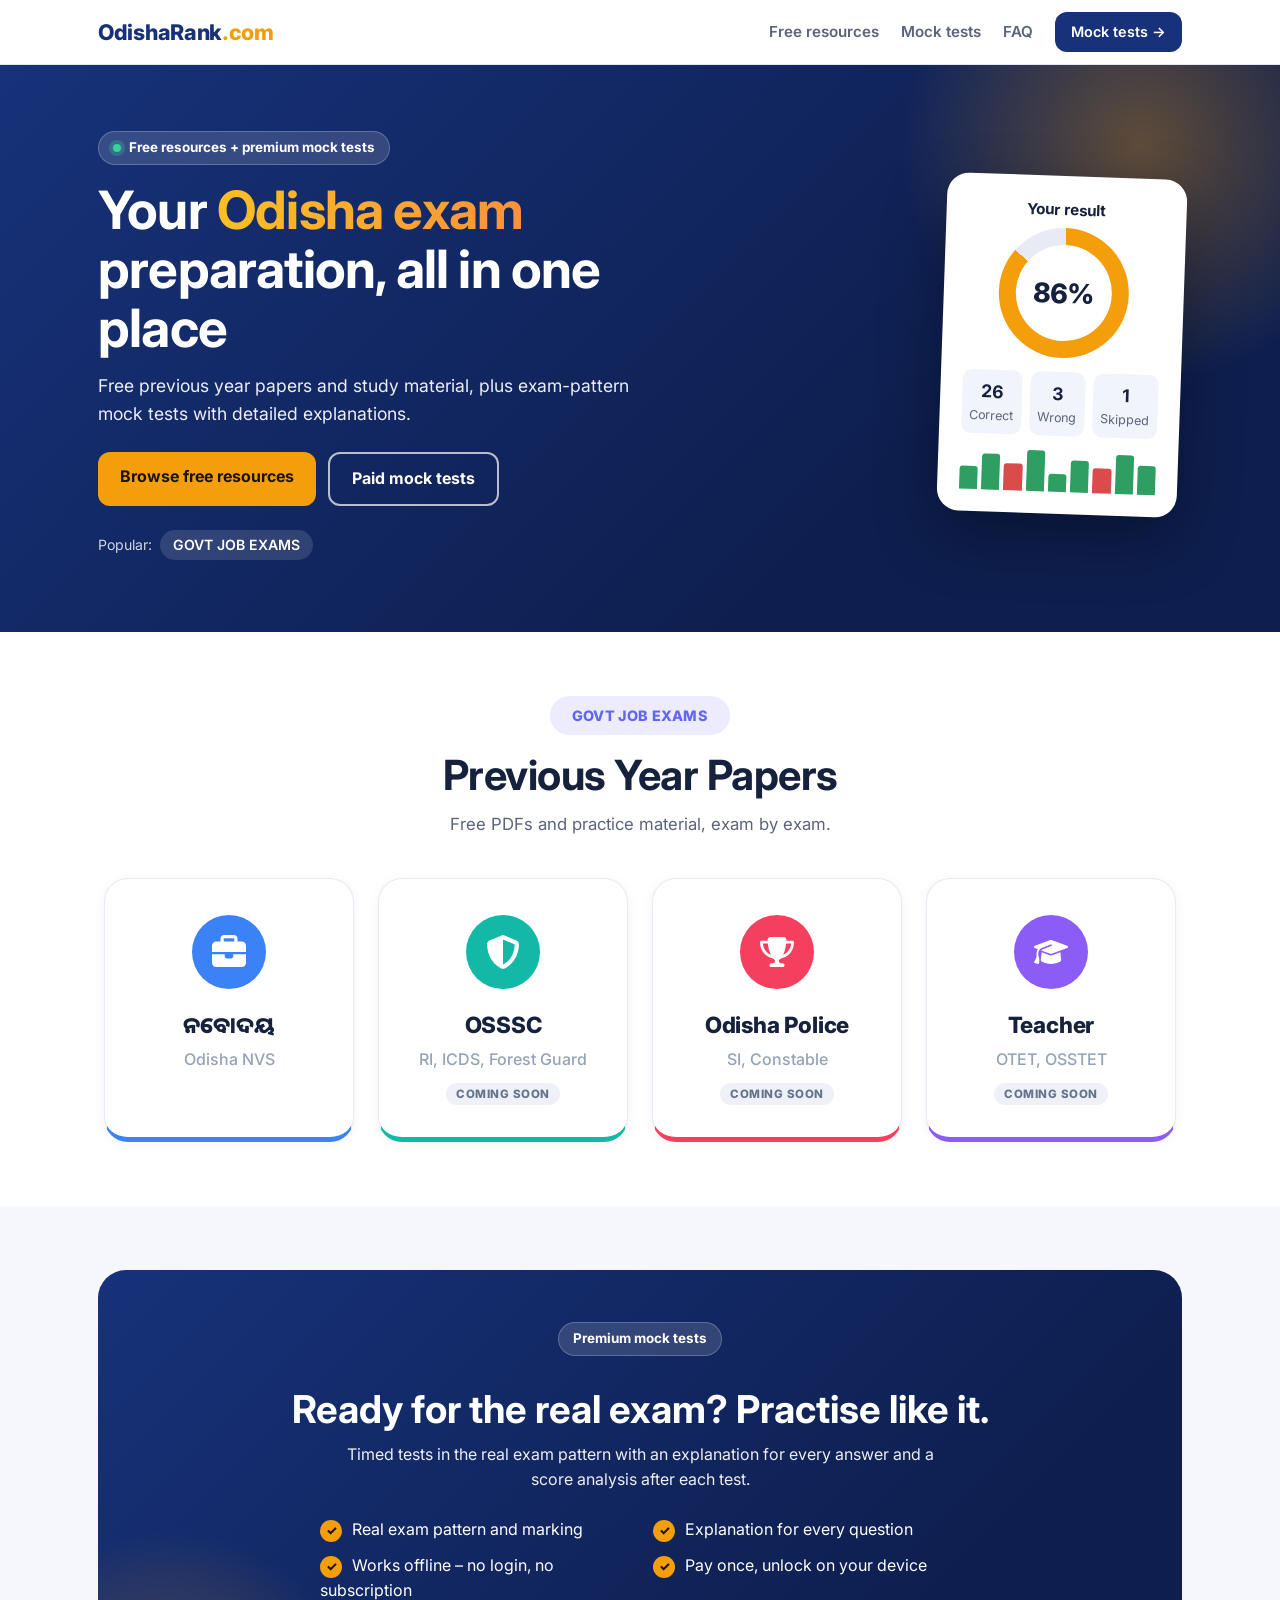
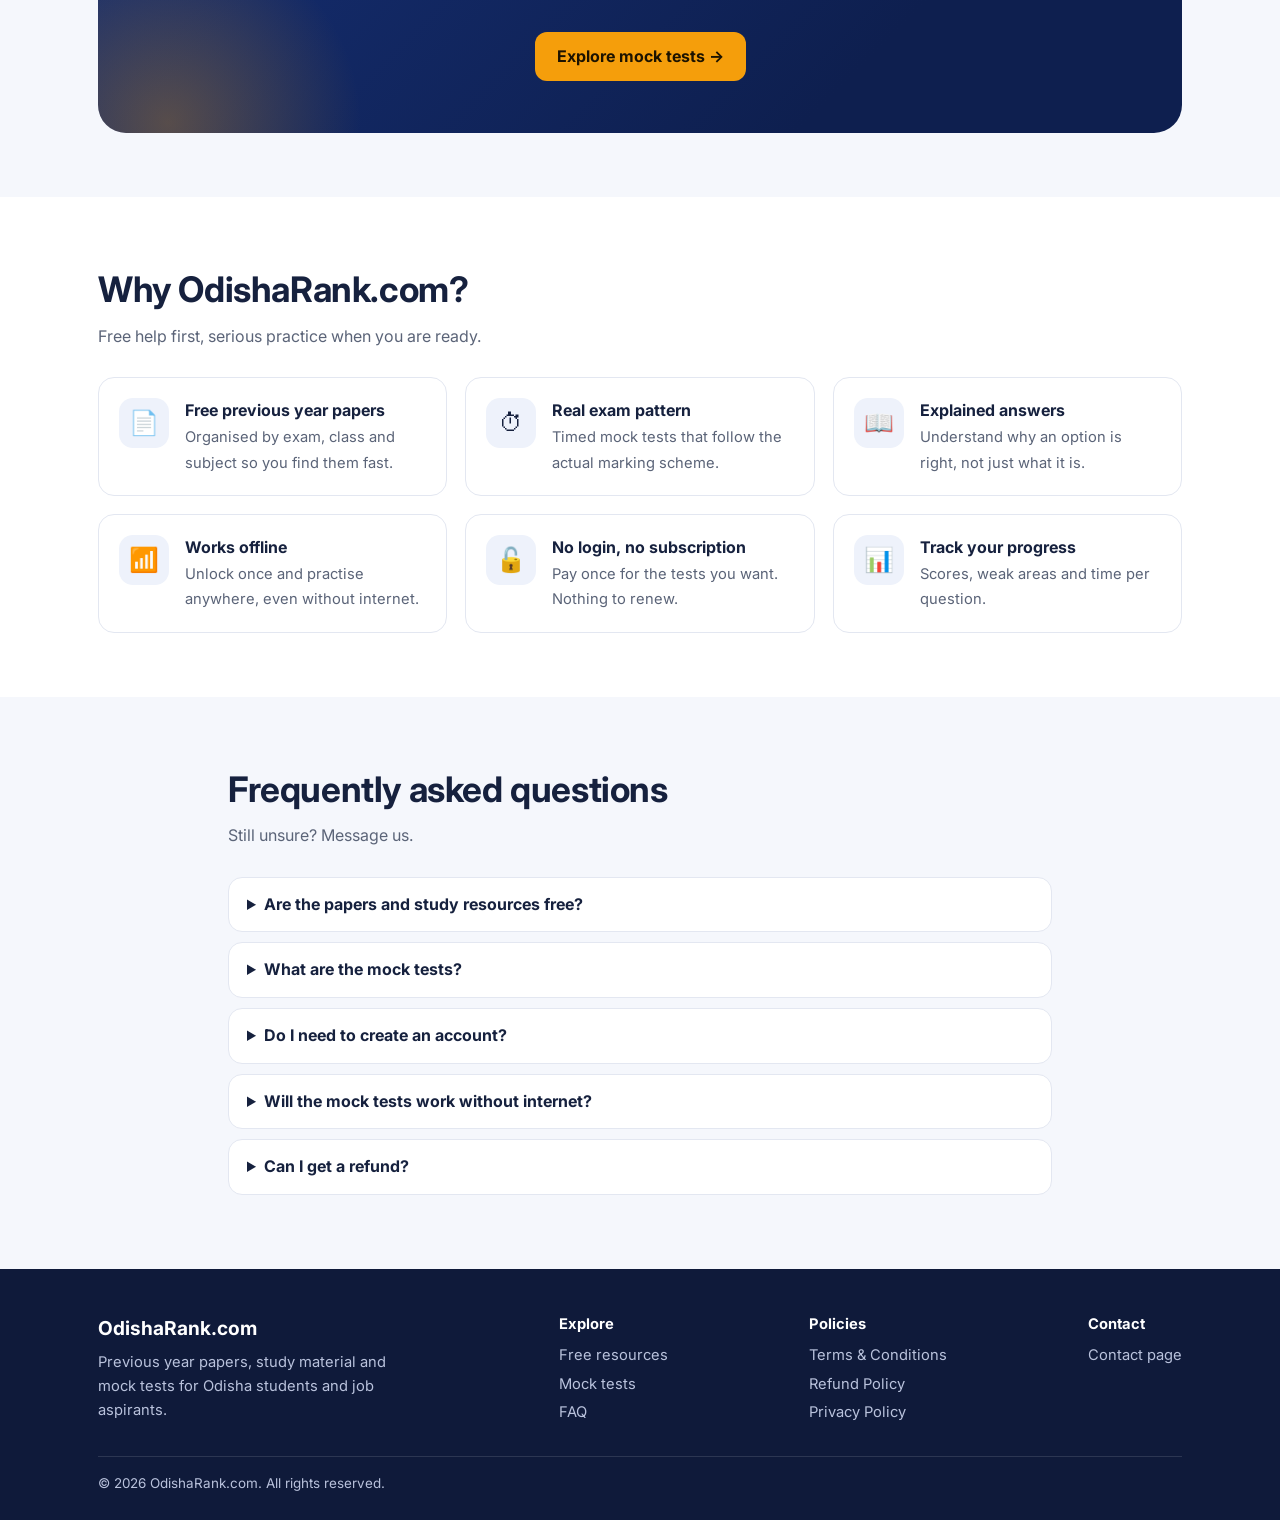
<file: index.html>
<!DOCTYPE html>
<html lang="en"><head><meta charset="utf-8"><meta name="viewport" content="width=device-width,initial-scale=1">
<title>OdishaRank.com – Previous Year Papers &amp; Mock Tests for Odisha Exams</title>
<meta name="description" content="Free previous year papers and study material for Odisha exams, plus exam-pattern mock tests with detailed explanations.">
<meta property="og:title" content="OdishaRank.com – Previous Year Papers &amp; Mock Tests for Odisha Exams"><meta property="og:description" content="Free previous year papers and study material for Odisha exams, plus exam-pattern mock tests with detailed explanations."><meta property="og:type" content="website"><meta name="theme-color" content="#17327a">
<link rel="preconnect" href="https://fonts.googleapis.com"><link rel="preconnect" href="https://fonts.gstatic.com" crossorigin><link href="https://fonts.googleapis.com/css2?family=Inter:wght@400;500;600;700;800&family=Noto+Sans+Oriya:wght@400;700&family=Noto+Sans+Devanagari:wght@400;700&display=swap" rel="stylesheet">
<style>
:root{--p:#17327a;--a:#f59e0b;--ink:#16213e;--mut:#5b6478;--bg:#f5f7fc;--line:#e3e7f1}
*{box-sizing:border-box}html{scroll-behavior:smooth}[hidden]{display:none!important}
body{margin:0;font:16px/1.6 Inter,system-ui,-apple-system,"Segoe UI",Roboto,"Noto Sans Oriya","Noto Sans Devanagari","Nirmala UI",sans-serif;color:var(--ink);background:#fff}
a{color:inherit}svg{max-width:100%}.wrap{max-width:1120px;margin:0 auto;padding:0 18px}
.btn{display:inline-block;border:0;border-radius:12px;padding:12px 22px;font:inherit;font-weight:700;text-decoration:none;cursor:pointer;background:var(--p);color:#fff;text-align:center}.btn.a{background:var(--a);color:#1c1300}.btn.o{background:transparent;border:2px solid rgba(255,255,255,.7);color:#fff}.btn.s{padding:8px 16px;font-size:.9rem}.btn:hover{filter:brightness(1.08)}
.hd{position:sticky;top:0;z-index:20;background:rgba(255,255,255,.95);backdrop-filter:blur(8px);border-bottom:1px solid var(--line)}.hdin{display:flex;align-items:center;gap:20px;height:64px}
.logo{text-decoration:none;font-weight:800;font-size:1.35rem;letter-spacing:-.3px;color:var(--p)}.logo em{font-style:normal;color:var(--a)}
.nav{display:flex;gap:22px;margin-left:auto;align-items:center}.nav a{text-decoration:none;font-weight:600;font-size:.95rem;color:var(--mut)}.nav a:hover{color:var(--p)}.nav a.btn{color:#fff}
.burger{display:none;margin-left:auto;background:none;border:0;font-size:1.6rem;cursor:pointer;line-height:1;color:var(--ink)}
@media(max-width:760px){.burger{display:block}.nav{display:none;position:absolute;top:64px;left:0;right:0;background:#fff;flex-direction:column;align-items:stretch;padding:12px 18px 18px;border-bottom:1px solid var(--line);gap:14px}.nav.open{display:flex}.hdin{position:relative}}
.hero{position:relative;overflow:hidden;color:#fff;background:linear-gradient(135deg,var(--p),#0e1f4f 70%)}.hero:before{content:"";position:absolute;width:520px;height:520px;border-radius:50%;right:-120px;top:-180px;background:radial-gradient(circle,rgba(245,158,11,.35),transparent 65%)}
.hero .wrap{position:relative;display:grid;grid-template-columns:1.15fr .85fr;gap:40px;align-items:center;padding:66px 18px 72px}
.eyebrow{display:inline-flex;gap:8px;align-items:center;background:rgba(255,255,255,.14);border:1px solid rgba(255,255,255,.22);border-radius:99px;padding:5px 14px;font-size:.84rem;font-weight:700;margin-bottom:16px}.eyebrow i{width:8px;height:8px;border-radius:50%;background:#34d399;box-shadow:0 0 0 4px rgba(52,211,153,.25)}
.hero h1{font-size:clamp(2rem,5vw,3.3rem);line-height:1.12;margin:0 0 14px;letter-spacing:-.8px}.hero h1 em{font-style:normal;background:linear-gradient(90deg,#fbbf24,#fb923c);-webkit-background-clip:text;background-clip:text;color:transparent}
.hero p{font-size:1.1rem;opacity:.92;margin:0 0 24px;max-width:560px}.acts{display:flex;gap:12px;flex-wrap:wrap}
.qk{display:flex;gap:8px;flex-wrap:wrap;margin-top:24px;align-items:center;font-size:.88rem}.qk span{opacity:.8}.qk a{background:rgba(255,255,255,.13);border-radius:99px;padding:4px 13px;text-decoration:none;font-weight:600}.qk a:hover{background:rgba(255,255,255,.25)}
.mock{background:#fff;color:var(--ink);border-radius:22px;padding:22px;box-shadow:0 24px 60px rgba(0,0,0,.35);transform:rotate(2deg);max-width:360px;margin-left:auto}
.mock .ring{width:130px;height:130px;border-radius:50%;margin:6px auto 14px;background:conic-gradient(var(--a) 0 86%,#e8ebf5 0);display:grid;place-items:center}.mock .ring i{font-style:normal;width:96px;height:96px;border-radius:50%;background:#fff;display:grid;place-items:center;font-weight:800;font-size:1.7rem}
.mock .rw{display:flex;gap:8px;margin:8px 0}.mock .rw span{flex:1;background:#f1f4fb;border-radius:10px;padding:8px;text-align:center;font-size:.78rem;color:var(--mut)}.mock .rw b{display:block;font-size:1.1rem;color:var(--ink)}
.mock .bars{display:flex;align-items:flex-end;gap:4px;height:46px;margin-top:10px}.mock .bars i{flex:1;background:#2f9e63;border-radius:3px 3px 0 0}.mock .bars i.x{background:#dc4b4b}.mock h4{margin:0;text-align:center;font-size:.95rem}
@media(max-width:860px){.hero .wrap{grid-template-columns:1fr;padding:44px 18px 50px}.mock{margin:0 auto;transform:none}}
section.s{padding:64px 0}section.s.g{background:var(--bg)}.sh{text-align:center;margin-bottom:40px}
.bdg{display:inline-block;border-radius:99px;padding:8px 22px;font-size:.9rem;font-weight:800;letter-spacing:.3px;text-transform:uppercase}
.sh h2{font-size:clamp(1.7rem,4vw,2.6rem);margin:16px 0 0;letter-spacing:-.5px;line-height:1.2}.sh .sub{color:var(--mut);margin:10px auto 0;max-width:620px;font-size:1.05rem}
.cds{display:flex;flex-wrap:wrap;justify-content:center;gap:24px}
.cd{flex:0 1 250px;min-width:200px;background:#fff;border:1px solid #e8ebf3;border-bottom:5px solid var(--c);border-radius:24px;padding:36px 18px 32px;text-align:center;text-decoration:none;color:var(--ink);box-shadow:0 2px 12px rgba(20,33,61,.05);transition:transform .18s,box-shadow .18s;display:block}
a.cd:hover{transform:translateY(-5px);box-shadow:0 16px 34px rgba(20,33,61,.13)}
.ci{display:grid;place-items:center;width:74px;height:74px;border-radius:50%;background:var(--c);margin:0 auto 22px}.ci svg{width:34px;height:34px;fill:#fff}
.cd b{display:block;font-size:1.4rem;font-weight:800;line-height:1.25;letter-spacing:-.2px;overflow-wrap:anywhere}.cd small{display:block;margin-top:8px;color:#94a3b8;font-size:1rem;font-weight:500}
.cd.dis{cursor:default}.cd.dis em{display:inline-block;margin-top:10px;font-style:normal;font-size:.72rem;font-weight:800;letter-spacing:.5px;text-transform:uppercase;color:#64748b;background:#eef1f7;border-radius:99px;padding:2px 10px}
@media(max-width:560px){.cds{gap:14px}.cd{flex:1 1 150px;min-width:140px;padding:24px 12px 22px}.ci{width:60px;height:60px;margin-bottom:14px}.ci svg{width:27px;height:27px}.cd b{font-size:1.08rem}.cd small{font-size:.85rem}}
.promo{position:relative;overflow:hidden;color:#fff;background:linear-gradient(135deg,var(--p),#0e1f4f 75%);border-radius:28px;padding:52px 40px;text-align:center}.promo:before{content:"";position:absolute;width:420px;height:420px;border-radius:50%;left:-140px;bottom:-200px;background:radial-gradient(circle,rgba(245,158,11,.3),transparent 65%)}.promo>*{position:relative}
.promo h2{font-size:clamp(1.6rem,3.6vw,2.4rem);margin:14px 0 10px;line-height:1.2}.promo p{opacity:.92;margin:0 auto 24px;max-width:600px}
.promo ul{list-style:none;padding:0;margin:0 auto 28px;display:grid;grid-template-columns:repeat(2,minmax(0,1fr));gap:10px 26px;max-width:640px;text-align:left}.promo li:before{content:"✓";display:inline-grid;place-items:center;width:22px;height:22px;border-radius:50%;background:var(--a);color:#1c1300;font-weight:800;font-size:.8rem;margin-right:10px}
.promo .acts{justify-content:center}@media(max-width:600px){.promo{padding:36px 20px}.promo ul{grid-template-columns:1fr}}
.why{display:grid;grid-template-columns:repeat(auto-fill,minmax(280px,1fr));gap:18px}.wy{display:flex;gap:16px;align-items:flex-start;background:#fff;border:1px solid var(--line);border-radius:16px;padding:20px}.wy i{font-style:normal;font-size:1.5rem;width:50px;height:50px;border-radius:14px;background:#eef2fb;display:grid;place-items:center;flex:none}.wy b{display:block}.wy span{color:var(--mut);font-size:.92rem}
.s h2.l{font-size:clamp(1.6rem,3.6vw,2.2rem);margin:0 0 6px;letter-spacing:-.4px}.s p.l{color:var(--mut);margin:0 0 28px}
details.fq{background:#fff;border:1px solid var(--line);border-radius:14px;padding:14px 18px;margin-bottom:10px}details.fq summary{cursor:pointer;font-weight:700}details.fq p{margin:10px 0 0;color:var(--mut)}
.join{display:flex;gap:18px;align-items:center;justify-content:space-between;flex-wrap:wrap;background:#ecfdf5;border:1px solid #a7f3d0;border-radius:20px;padding:24px 28px}.join b{font-size:1.2rem;display:block}.join span{color:#065f46}.btn.g{background:#16a34a;color:#fff}.btn.t{background:#0ea5e9;color:#fff}
footer.ft{background:#0f1a3a;color:#b9c2dc;padding:44px 0 26px;font-size:.92rem}footer.ft .cols{display:flex;gap:36px;flex-wrap:wrap;justify-content:space-between}footer.ft b{color:#fff;display:block;margin-bottom:8px}footer.ft a{display:block;text-decoration:none;margin:5px 0}footer.ft a:hover{color:#fff}.copy{border-top:1px solid rgba(255,255,255,.12);margin-top:26px;padding-top:16px;font-size:.84rem}
.mbar{display:none}@media(max-width:720px){.mbar{display:block;position:fixed;left:0;right:0;bottom:0;z-index:40;padding:10px 14px calc(10px + env(safe-area-inset-bottom));background:#fff;border-top:1px solid var(--line)}.mbar .btn{display:block}footer.ft{padding-bottom:90px}}
:focus-visible{outline:3px solid var(--a);outline-offset:2px}@media(prefers-reduced-motion:reduce){html{scroll-behavior:auto}*{transition:none!important}}
</style></head><body>
<header class="hd"><div class="wrap hdin"><a class="logo" href="./">OdishaRank<em>.com</em></a><button class="burger" aria-expanded="false" aria-controls="nav" aria-label="Menu">☰</button><nav class="nav" id="nav" aria-label="Main"><a href="#sec1">Free resources</a><a href="#mocks">Mock tests</a><a href="#faq">FAQ</a><a class="btn s" href="mocks/index.html">Mock tests →</a></nav></div></header>
<main>
<section class="hero"><div class="wrap"><div><span class="eyebrow"><i></i>Free resources + premium mock tests</span><h1>Your <em>Odisha exam</em> preparation, all in one place</h1><p>Free previous year papers and study material, plus exam-pattern mock tests with detailed explanations.</p><div class="acts"><a class="btn a" href="#sec1">Browse free resources</a><a class="btn o" href="mocks/index.html">Paid mock tests</a></div><div class="qk"><span>Popular:</span><a href="#sec1">GOVT JOB EXAMS</a></div></div><div class="mock" aria-hidden="true"><h4>Your result</h4><div class="ring"><i>86%</i></div><div class="rw"><span><b>26</b>Correct</span><span><b>3</b>Wrong</span><span><b>1</b>Skipped</span></div><div class="bars"><i style="height:50%"></i><i style="height:80%"></i><i class="x" style="height:60%"></i><i style="height:90%"></i><i style="height:40%"></i><i style="height:70%"></i><i class="x" style="height:55%"></i><i style="height:85%"></i><i style="height:65%"></i></div></div></div></section>
<section class="s" id="sec1"><div class="wrap"><div class="sh"><span class="bdg" style="color:#6366f1;background:rgba(99,102,241,0.12)">GOVT JOB EXAMS</span><h2>Previous Year Papers</h2><p class="sub">Free PDFs and practice material, exam by exam.</p></div><div class="cds"><a class="cd" style="--c:#3b82f6" href="mocks/index.html"><span class="ci"><svg viewBox="0 0 512 512" aria-hidden="true"><path d="M184 48H328c4.4 0 8 3.6 8 8V96H176V56c0-4.4 3.6-8 8-8zm-56 8V96H64C28.7 96 0 124.7 0 160v96H192 320 512V160c0-35.3-28.7-64-64-64H384V56c0-30.9-25.1-56-56-56H184c-30.9 0-56 25.1-56 56zM512 288H320v32c0 17.7-14.3 32-32 32H224c-17.7 0-32-14.3-32-32V288H0V416c0 35.3 28.7 64 64 64H448c35.3 0 64-28.7 64-64V288z"/></svg></span><b>ନବୋଦୟ</b><small>Odisha  NVS</small></a><div class="cd dis" style="--c:#14b8a6"><span class="ci"><svg viewBox="0 0 512 512" aria-hidden="true"><path d="M256 0c4.6 0 9.2 1 13.4 2.9L457.7 82.8c22 9.3 38.4 31 38.3 57.2c-.5 99.2-41.3 280.7-213.6 363.2c-16.7 8-36.1 8-52.8 0C57.3 420.7 16.5 239.2 16 140c-.1-26.2 16.3-47.9 38.3-57.2L242.7 2.9C246.8 1 251.4 0 256 0zm0 66.8V444.8C394 378 431.1 230.1 432 141.4L256 66.8l0 0z"/></svg></span><b>OSSSC</b><small>RI, ICDS, Forest Guard</small><em>Coming soon</em></div><div class="cd dis" style="--c:#f43f5e"><span class="ci"><svg viewBox="0 0 576 512" aria-hidden="true"><path d="M400 0H176c-26.5 0-48.1 21.8-47.1 48.2c.2 5.3 .4 10.6 .7 15.8H24C10.7 64 0 74.7 0 88c0 92.6 33.5 157 78.5 200.7c44.3 43.1 98.3 64.8 138.1 75.8c23.4 6.5 39.4 26 39.4 45.6c0 20.9-17 37.9-37.9 37.9H192c-17.7 0-32 14.3-32 32s14.3 32 32 32H384c17.7 0 32-14.3 32-32s-14.3-32-32-32H357.9C337 448 320 431 320 410.1c0-19.6 15.9-39.2 39.4-45.6c39.9-11 93.9-32.7 138.2-75.8C542.5 245 576 180.6 576 88c0-13.3-10.7-24-24-24H446.4c.3-5.2 .5-10.4 .7-15.8C448.1 21.8 426.5 0 400 0zM48.9 112h84.4c9.1 90.1 29.2 150.3 51.9 190.6c-24.9-11-50.8-26.5-73.2-48.3c-32-31.1-58-76-63-142.3zM464.1 254.3c-22.4 21.8-48.3 37.3-73.2 48.3c22.7-40.3 42.8-100.5 51.9-190.6h84.4c-5.1 66.3-31.1 111.2-63 142.3z"/></svg></span><b>Odisha Police</b><small>SI, Constable</small><em>Coming soon</em></div><div class="cd dis" style="--c:#8b5cf6"><span class="ci"><svg viewBox="0 0 640 512" aria-hidden="true"><path d="M320 32c-8.1 0-16.1 1.4-23.7 4.1L15.8 137.4C6.3 140.9 0 149.9 0 160s6.3 19.1 15.8 22.6l57.9 20.9C57.3 229.3 48 259.8 48 291.9v28.1c0 28.4-10.8 57.7-22.3 80.8c-6.5 13-13.9 25.8-22.5 37.6C0 442.7-.9 448.3 .9 453.4s6 8.9 11.2 10.2l64 16c4.2 1.1 8.7 .3 12.4-2s6.3-6.1 7.1-10.4c8.6-42.8 4.3-81.2-2.1-108.7C90.3 344.3 86 329.8 80 316.5V291.9c0-30.2 10.2-58.7 27.9-81.5c12.9-15.5 29.6-28 49.2-35.7l157-61.7c8.2-3.2 17.5 .8 20.7 9s-.8 17.5-9 20.7l-157 61.7c-12.4 4.9-23.3 12.4-32.2 21.6l159.6 57.6c7.6 2.7 15.6 4.1 23.7 4.1s16.1-1.4 23.7-4.1L624.2 182.6c9.5-3.4 15.8-12.5 15.8-22.6s-6.3-19.1-15.8-22.6L343.7 36.1C336.1 33.4 328.1 32 320 32zM128 408c0 35.3 86 72 192 72s192-36.7 192-72L496.7 262.6 354.5 314c-11.1 4-22.8 6-34.5 6s-23.5-2-34.5-6L143.3 262.6 128 408z"/></svg></span><b>Teacher</b><small>OTET, OSSTET</small><em>Coming soon</em></div></div></div></section>
<section class="s g" id="mocks"><div class="wrap"><div class="promo"><span class="eyebrow">Premium mock tests</span><h2>Ready for the real exam? Practise like it.</h2><p>Timed tests in the real exam pattern with an explanation for every answer and a score analysis after each test.</p><ul><li>Real exam pattern and marking</li><li>Explanation for every question</li><li>Works offline – no login, no subscription</li><li>Pay once, unlock on your device</li></ul><div class="acts"><a class="btn a" href="mocks/index.html">Explore mock tests →</a></div></div></div></section>
<section class="s"><div class="wrap"><h2 class="l">Why OdishaRank.com?</h2><p class="l">Free help first, serious practice when you are ready.</p><div class="why"><div class="wy"><i>📄</i><div><b>Free previous year papers</b><span>Organised by exam, class and subject so you find them fast.</span></div></div><div class="wy"><i>⏱</i><div><b>Real exam pattern</b><span>Timed mock tests that follow the actual marking scheme.</span></div></div><div class="wy"><i>📖</i><div><b>Explained answers</b><span>Understand why an option is right, not just what it is.</span></div></div><div class="wy"><i>📶</i><div><b>Works offline</b><span>Unlock once and practise anywhere, even without internet.</span></div></div><div class="wy"><i>🔓</i><div><b>No login, no subscription</b><span>Pay once for the tests you want. Nothing to renew.</span></div></div><div class="wy"><i>📊</i><div><b>Track your progress</b><span>Scores, weak areas and time per question.</span></div></div></div></div></section>
<section class="s g" id="faq"><div class="wrap" style="max-width:860px"><h2 class="l">Frequently asked questions</h2><p class="l">Still unsure? Message us.</p><details class="fq"><summary>Are the papers and study resources free?</summary><p>Yes. Everything in the free sections of this site is free to read and download.</p></details><details class="fq"><summary>What are the mock tests?</summary><p>Paid, exam-pattern timed tests with an explanation for every answer and a performance report. You pay once for the series or pack you want. There is no subscription.</p></details><details class="fq"><summary>Do I need to create an account?</summary><p>No. There is no login. Your progress is saved on your own device and browser.</p></details><details class="fq"><summary>Will the mock tests work without internet?</summary><p>Yes. After you unlock once, the tests work offline on that device.</p></details><details class="fq"><summary>Can I get a refund?</summary><p>Please read our <a href="mocks/refund.html" style="color:var(--p);font-weight:700">Refund Policy</a>. In short: digital products are non-refundable once delivered, but if a code does not work we will fix it or refund you.</p></details></div></section>
</main>
<footer class="ft"><div class="wrap"><div class="cols"><div><b style="font-size:1.2rem">OdishaRank.com</b><p style="margin:0;max-width:320px">Previous year papers, study material and mock tests for Odisha students and job aspirants.</p></div><div><b>Explore</b><a href="#sec1">Free resources</a><a href="#mocks">Mock tests</a><a href="#faq">FAQ</a></div><div><b>Policies</b><a href="mocks/terms.html">Terms &amp; Conditions</a><a href="mocks/refund.html">Refund Policy</a><a href="mocks/privacy.html">Privacy Policy</a></div><div><b>Contact</b><a href="mocks/contact.html">Contact page</a></div></div><div class="copy">© 2026 OdishaRank.com. All rights reserved.</div></div></footer>
<div class="mbar"><a class="btn a" href="mocks/index.html">Explore mock tests →</a></div>
<script>(function(){var b=document.querySelector(".burger"),n=document.getElementById("nav");b.onclick=function(){var o=n.classList.toggle("open");b.setAttribute("aria-expanded",o)};n.addEventListener("click",function(e){if(e.target.tagName==="A"){n.classList.remove("open");b.setAttribute("aria-expanded","false")}})})();</script>
<script type="application/json" id="orsite">{"set":{"name":"OdishaRank.com","pageTitle":"OdishaRank.com – Previous Year Papers & Mock Tests for Odisha Exams","metaDesc":"Free previous year papers and study material for Odisha exams, plus exam-pattern mock tests with detailed explanations.","eyebrow":"Free resources + premium mock tests","heroTitle":"Your [[Odisha exam]] preparation, all in one place","heroSub":"Free previous year papers and study material, plus exam-pattern mock tests with detailed explanations.","mock":"mocks/index.html","whatsapp":"","telegram":"","email":"","footer":"Previous year papers, study material and mock tests for Odisha students and job aspirants."},"secs":[{"b":"GOVT JOB EXAMS","t":"Previous Year Papers","s":"Free PDFs and practice material, exam by exam.","c":"#6366f1","cards":[{"t":"ନବୋଦୟ","s":"Odisha  NVS","u":"mocks/index.html","i":"briefcase","c":"#3b82f6","nt":false},{"t":"OSSSC","s":"RI, ICDS, Forest Guard","u":"","i":"shield-halved","c":"#14b8a6","nt":false},{"t":"Odisha Police","s":"SI, Constable","u":"","i":"trophy","c":"#f43f5e","nt":false},{"t":"Teacher","s":"OTET, OSSTET","u":"","i":"graduation-cap","c":"#8b5cf6","nt":false}]}]}</script>
</body></html>
</file>
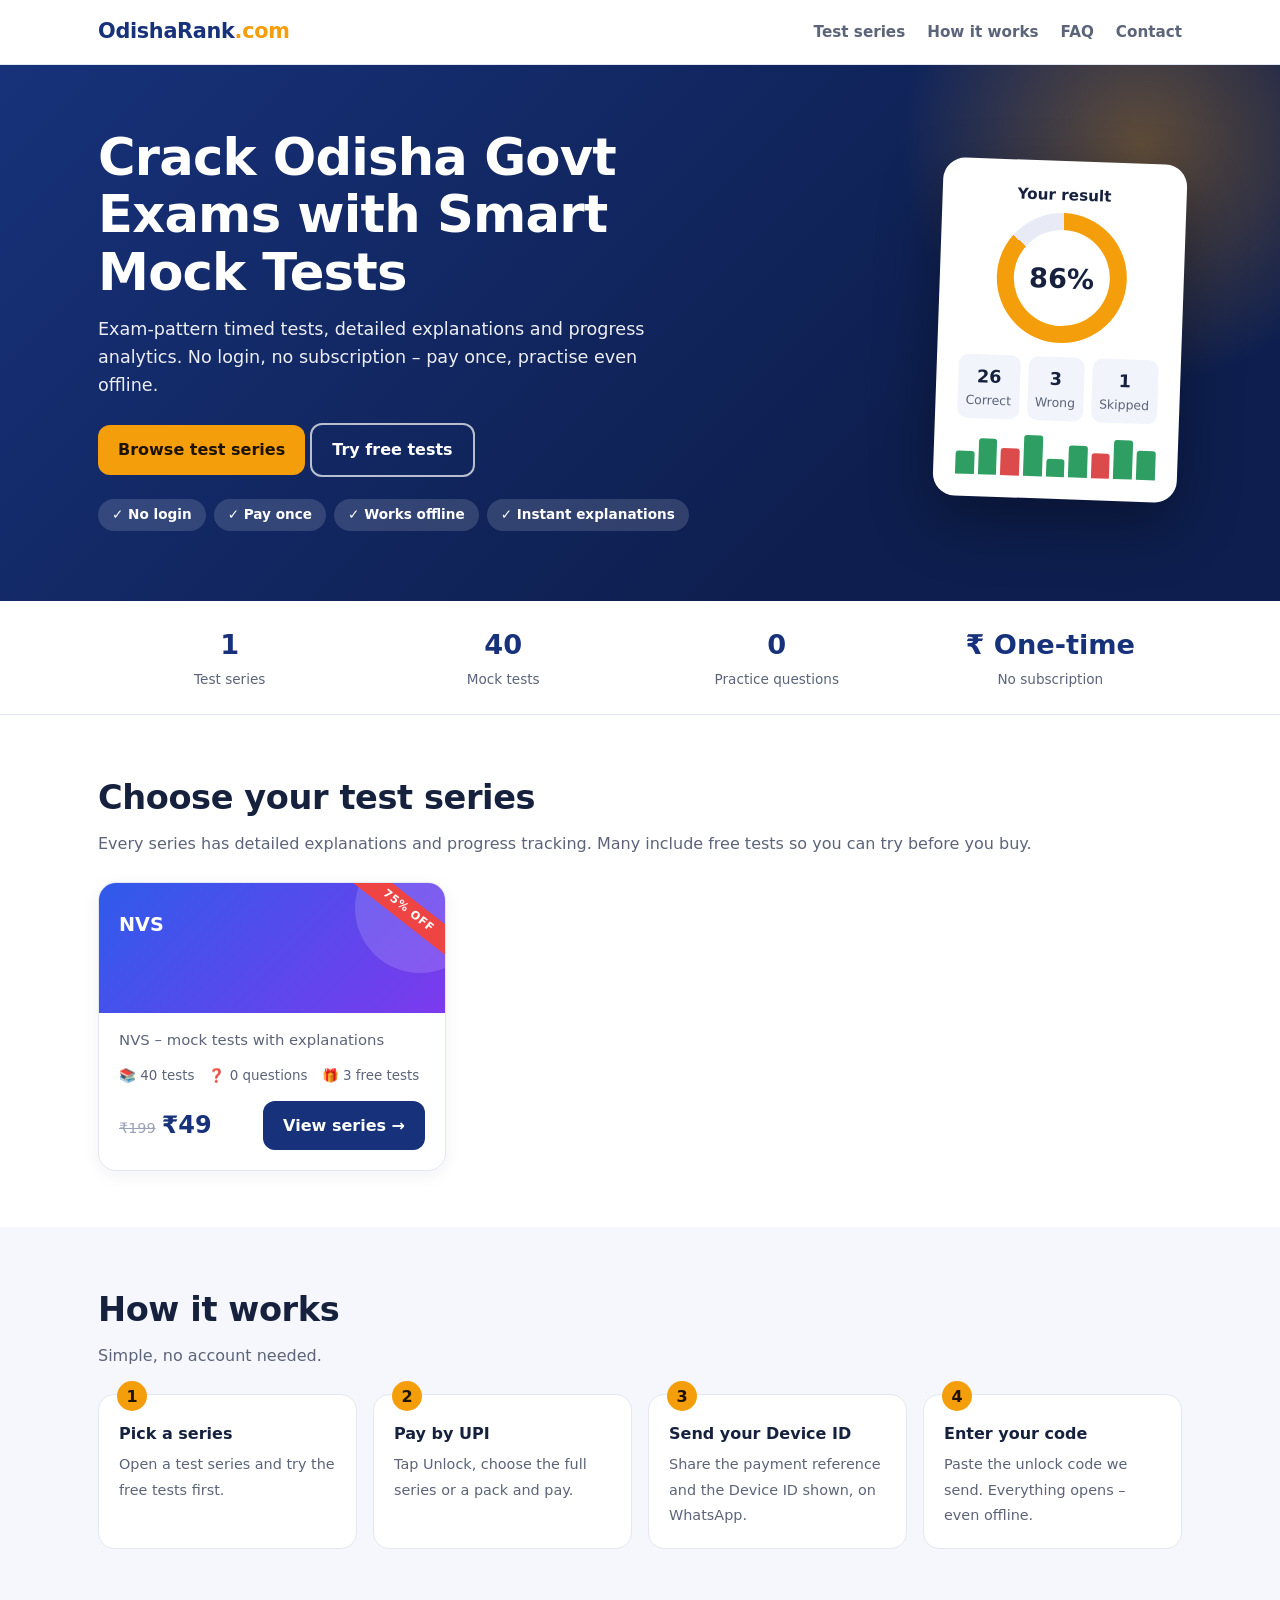
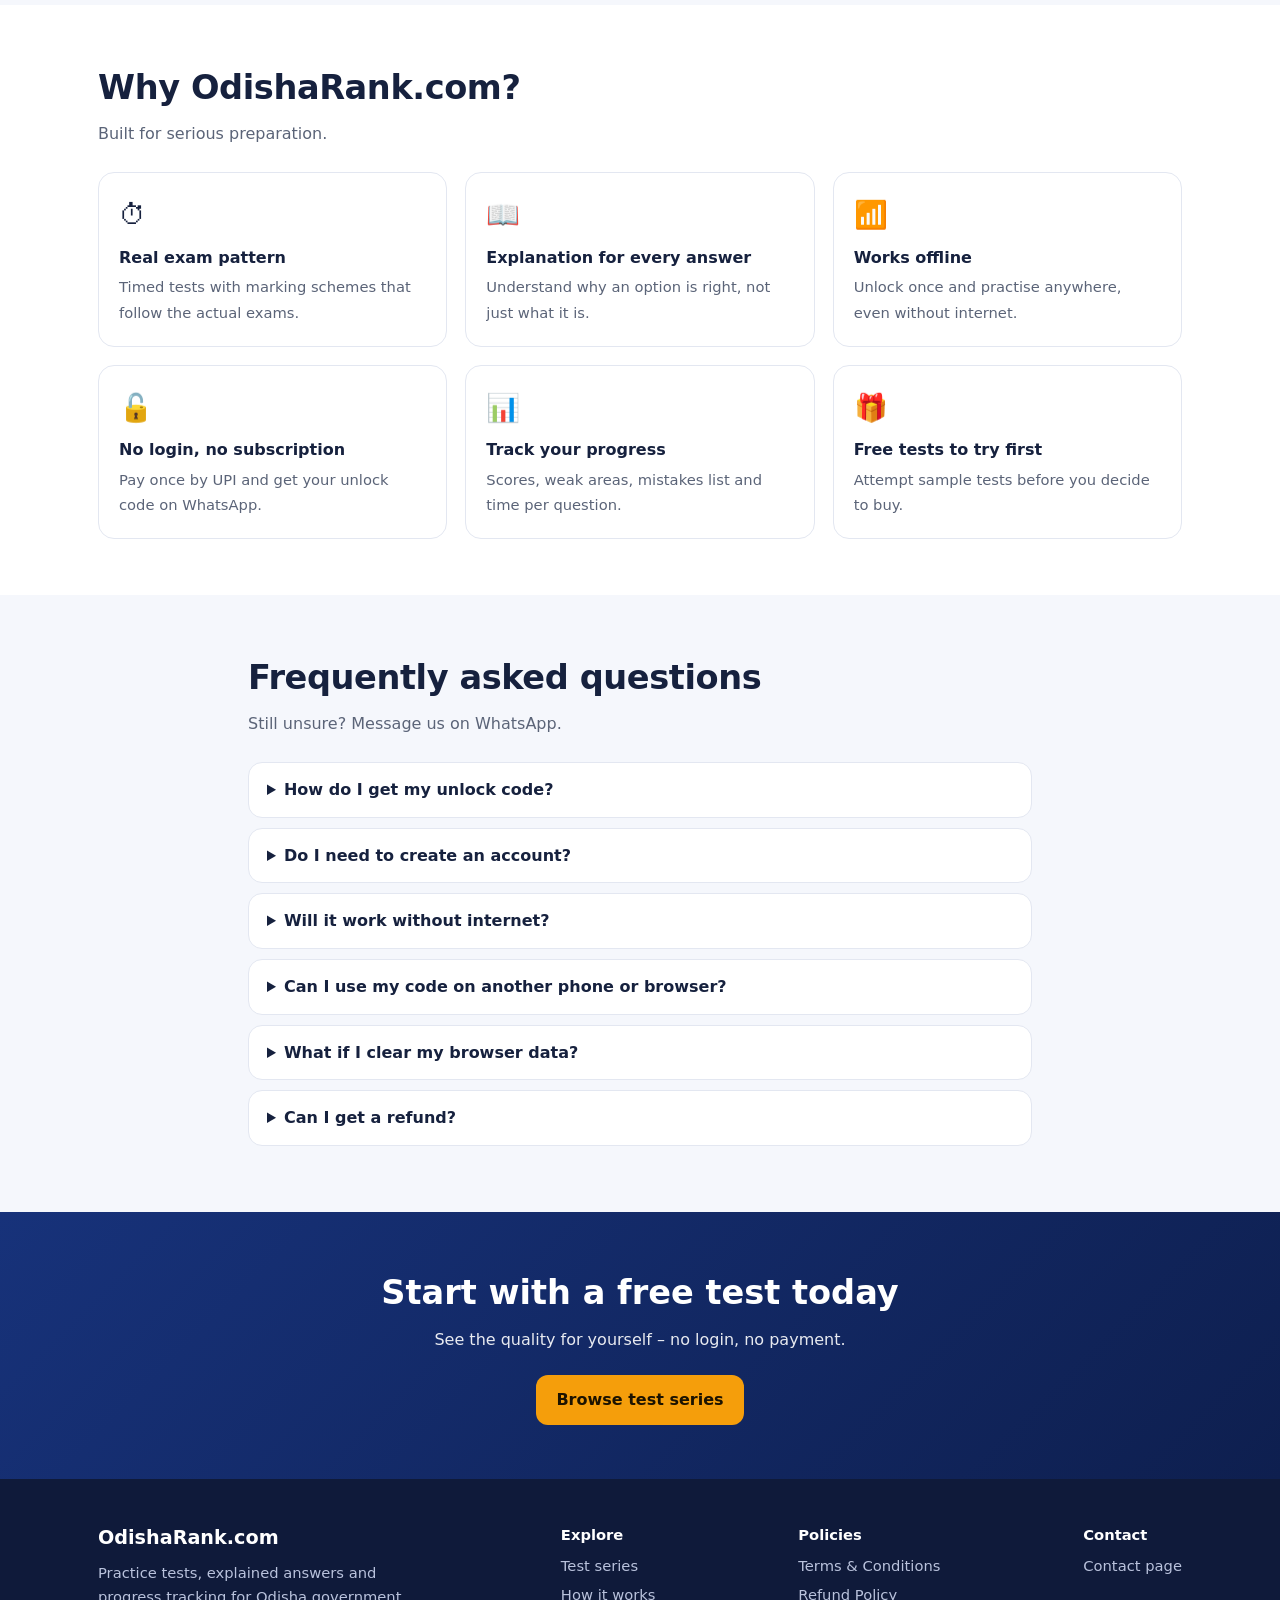
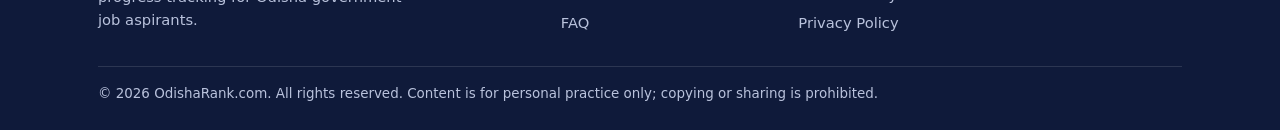
<file: mocks/index.html>
<!DOCTYPE html><html lang="en"><head><meta charset="utf-8"><meta name="viewport" content="width=device-width,initial-scale=1"><title>OdishaRank.com – Mock tests for Odisha government exams</title><meta name="description" content="Exam-pattern timed tests, detailed explanations and progress analytics. No login, no subscription – pay once, practise even offline."><link rel="canonical" href="https://odisharank.com/"><meta property="og:title" content="OdishaRank.com – Mock tests for Odisha government exams"><meta property="og:description" content="Exam-pattern timed tests, detailed explanations and progress analytics. No login, no subscription – pay once, practise even offline."><meta property="og:type" content="website"><meta property="og:site_name" content="OdishaRank.com"><meta name="theme-color" content="#17327a"><link rel="stylesheet" href="assets/site.css"></head><body><header class="hd"><div class="wrap hdin"><a class="logo" href="index.html"><span>OdishaRank<em>.com</em></span></a><input type="checkbox" id="mn" class="mn"><label for="mn" class="burger">☰</label><nav class="nav"><a href="index.html#courses">Test series</a><a href="index.html#how">How it works</a><a href="index.html#faq">FAQ</a><a href="contact.html">Contact</a></nav></div></header><section class="hero"><div class="wrap"><div><h1>Crack Odisha Govt Exams with Smart Mock Tests</h1><p>Exam-pattern timed tests, detailed explanations and progress analytics. No login, no subscription – pay once, practise even offline.</p><a class="btn a" href="#courses">Browse test series</a> <a class="btn o" href="#courses">Try free tests</a><div class="chips"><span>✓ No login</span><span>✓ Pay once</span><span>✓ Works offline</span><span>✓ Instant explanations</span></div></div><div class="mock" aria-hidden="true"><h4>Your result</h4><div class="ring"><i>86%</i></div><div class="row"><span><b>26</b>Correct</span><span><b>3</b>Wrong</span><span><b>1</b>Skipped</span></div><div class="bars"><i style="height:50%"></i><i style="height:80%"></i><i class="x" style="height:60%"></i><i style="height:90%"></i><i style="height:40%"></i><i style="height:70%"></i><i class="x" style="height:55%"></i><i style="height:85%"></i><i style="height:65%"></i></div></div></div></section><div class="stats"><div class="wrap"><div><b>1</b><span>Test series</span></div><div><b>40</b><span>Mock tests</span></div><div><b>0</b><span>Practice questions</span></div><div><b>₹ One-time</b><span>No subscription</span></div></div></div><section class="s" id="courses"><div class="wrap"><h2>Choose your test series</h2><p class="sub">Every series has detailed explanations and progress tracking. Many include free tests so you can try before you buy.</p><div class="grid" id="grid"><article class="bk" data-cat=""><div class="bkh" style="background:linear-gradient(135deg,#2f5bea,#7c3aed)"><div class="rib">75% OFF</div><h3>NVS</h3></div><div class="bkb"><p>NVS – mock tests with explanations</p><ul class="meta"><li>📚 40 tests</li><li>❓ 0 questions</li><li>🎁 3 free tests</li></ul><div class="bkf"><div class="pr"><s>₹199</s><b>₹49</b></div><a class="btn" href="tests/nvs.html">View series →</a></div></div></article></div></div></section><section class="s g" id="how"><div class="wrap"><h2>How it works</h2><p class="sub">Simple, no account needed.</p><div class="steps"><div class="step"><b>Pick a series</b><span>Open a test series and try the free tests first.</span></div><div class="step"><b>Pay by UPI</b><span>Tap Unlock, choose the full series or a pack and pay.</span></div><div class="step"><b>Send your Device ID</b><span>Share the payment reference and the Device ID shown, on WhatsApp.</span></div><div class="step"><b>Enter your code</b><span>Paste the unlock code we send. Everything opens – even offline.</span></div></div></div></section><section class="s"><div class="wrap"><h2>Why OdishaRank.com?</h2><p class="sub">Built for serious preparation.</p><div class="why"><div class="wy"><i>⏱</i><b>Real exam pattern</b><span>Timed tests with marking schemes that follow the actual exams.</span></div><div class="wy"><i>📖</i><b>Explanation for every answer</b><span>Understand why an option is right, not just what it is.</span></div><div class="wy"><i>📶</i><b>Works offline</b><span>Unlock once and practise anywhere, even without internet.</span></div><div class="wy"><i>🔓</i><b>No login, no subscription</b><span>Pay once by UPI and get your unlock code on WhatsApp.</span></div><div class="wy"><i>📊</i><b>Track your progress</b><span>Scores, weak areas, mistakes list and time per question.</span></div><div class="wy"><i>🎁</i><b>Free tests to try first</b><span>Attempt sample tests before you decide to buy.</span></div></div></div></section><section class="s g" id="faq"><div class="wrap" style="max-width:820px"><h2>Frequently asked questions</h2><p class="sub">Still unsure? Message us on WhatsApp.</p><details class="fq"><summary>How do I get my unlock code?</summary><p>Open a test series, tap Unlock, pay by UPI and send us the payment reference together with the Device ID shown on screen. We send your unlock code on WhatsApp.</p></details><details class="fq"><summary>Do I need to create an account?</summary><p>No. There is no login. Your progress is saved on your own device and browser.</p></details><details class="fq"><summary>Will it work without internet?</summary><p>Yes. After you unlock once, the tests work offline on that device.</p></details><details class="fq"><summary>Can I use my code on another phone or browser?</summary><p>Each code is made for one device and browser (the Device ID shown when you tap Unlock). If you change your phone, contact us on WhatsApp.</p></details><details class="fq"><summary>What if I clear my browser data?</summary><p>Your Device ID can change when browser data is cleared. Message us your new Device ID and we will help you restore access.</p></details><details class="fq"><summary>Can I get a refund?</summary><p>Please read our Refund Policy. In short: digital products are non-refundable once the code is delivered, but if a code does not work we will fix it or refund you.</p></details></div></section><section class="cta"><h2>Start with a free test today</h2><p>See the quality for yourself – no login, no payment.</p><a class="btn a" href="#courses">Browse test series</a></section><footer class="ft"><div class="wrap"><div class="cols"><div style="max-width:320px"><b style="font-size:1.2rem">OdishaRank.com</b><p style="margin:0">Practice tests, explained answers and progress tracking for Odisha government job aspirants.</p></div><div><b>Explore</b><a href="index.html#courses">Test series</a><a href="index.html#how">How it works</a><a href="index.html#faq">FAQ</a></div><div><b>Policies</b><a href="terms.html">Terms &amp; Conditions</a><a href="refund.html">Refund Policy</a><a href="privacy.html">Privacy Policy</a></div><div><b>Contact</b><a href="contact.html">Contact page</a></div></div><div class="copy">© 2026 OdishaRank.com. All rights reserved. Content is for personal practice only; copying or sharing is prohibited.</div></div></footer><script>var g=document.getElementById("cats");if(g)g.onclick=function(e){var c=e.target.getAttribute("data-c");if(c===null)return;[].forEach.call(g.children,function(b){b.className=b===e.target?"on":""});[].forEach.call(document.querySelectorAll("#grid .bk"),function(k){k.style.display=(!c||k.getAttribute("data-cat")===c)?"":"none"})};</script></body></html>
</file>
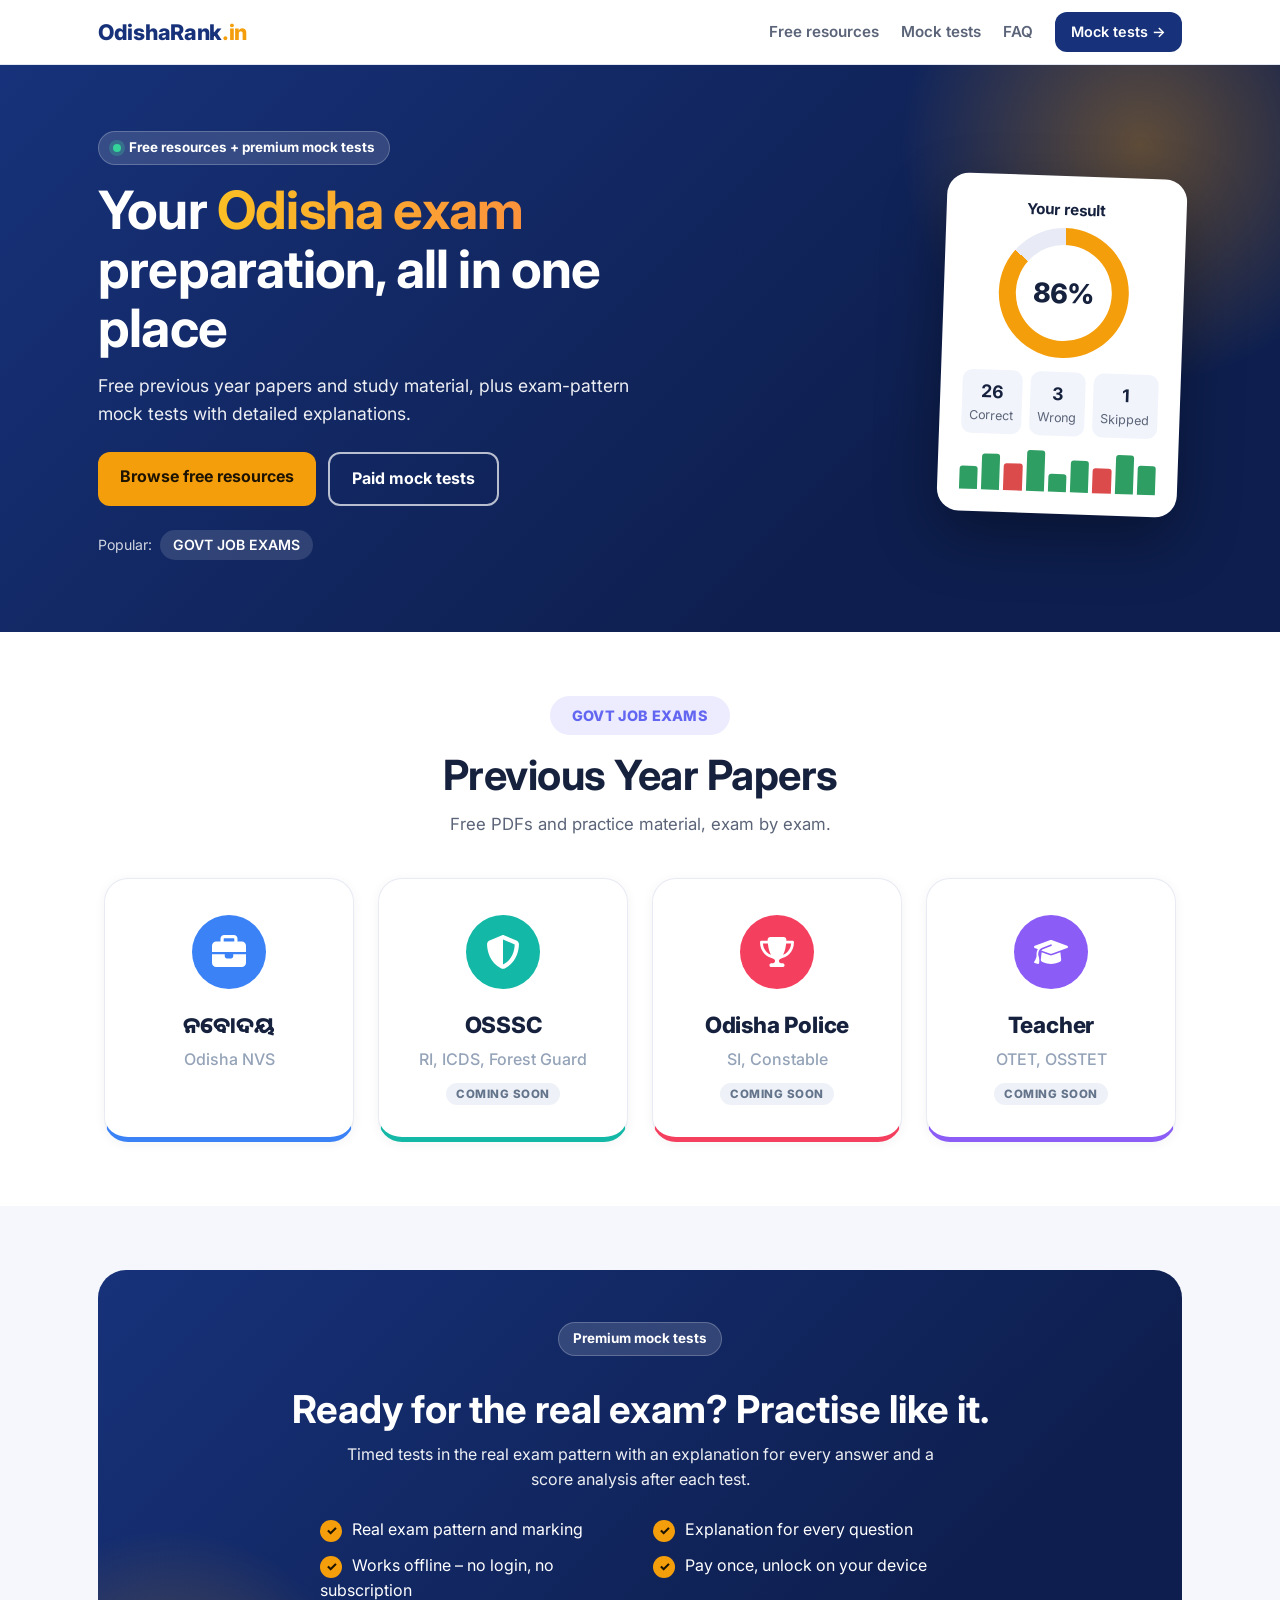
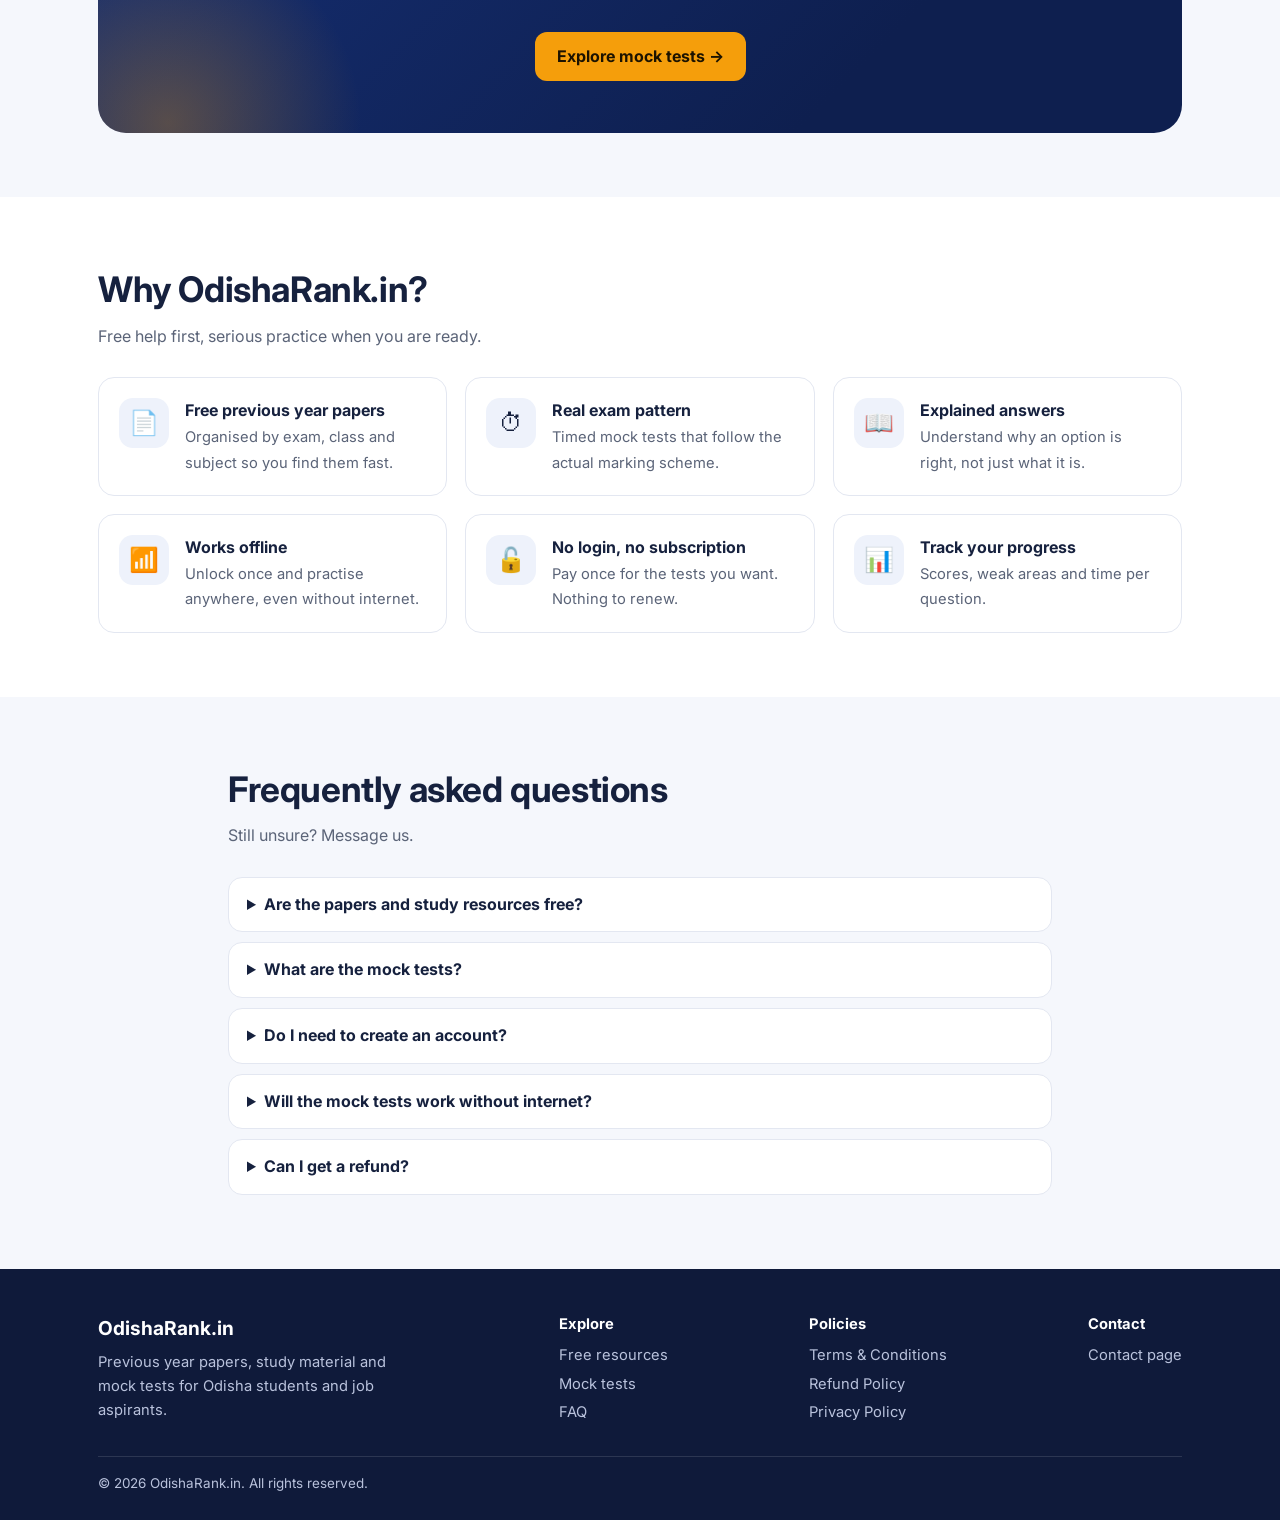
<file: index (2).html>
<!DOCTYPE html>
<html lang="en"><head><meta charset="utf-8"><meta name="viewport" content="width=device-width,initial-scale=1">
<title>OdishaRank.in – Previous Year Papers &amp; Mock Tests for Odisha Exams</title>
<meta name="description" content="Free previous year papers and study material for Odisha exams, plus exam-pattern mock tests with detailed explanations.">
<meta property="og:title" content="OdishaRank.in – Previous Year Papers &amp; Mock Tests for Odisha Exams"><meta property="og:description" content="Free previous year papers and study material for Odisha exams, plus exam-pattern mock tests with detailed explanations."><meta property="og:type" content="website"><meta name="theme-color" content="#17327a">
<link rel="preconnect" href="https://fonts.googleapis.com"><link rel="preconnect" href="https://fonts.gstatic.com" crossorigin><link href="https://fonts.googleapis.com/css2?family=Inter:wght@400;500;600;700;800&family=Noto+Sans+Oriya:wght@400;700&family=Noto+Sans+Devanagari:wght@400;700&display=swap" rel="stylesheet">
<style>
:root{--p:#17327a;--a:#f59e0b;--ink:#16213e;--mut:#5b6478;--bg:#f5f7fc;--line:#e3e7f1}
*{box-sizing:border-box}html{scroll-behavior:smooth}[hidden]{display:none!important}
body{margin:0;font:16px/1.6 Inter,system-ui,-apple-system,"Segoe UI",Roboto,"Noto Sans Oriya","Noto Sans Devanagari","Nirmala UI",sans-serif;color:var(--ink);background:#fff}
a{color:inherit}svg{max-width:100%}.wrap{max-width:1120px;margin:0 auto;padding:0 18px}
.btn{display:inline-block;border:0;border-radius:12px;padding:12px 22px;font:inherit;font-weight:700;text-decoration:none;cursor:pointer;background:var(--p);color:#fff;text-align:center}.btn.a{background:var(--a);color:#1c1300}.btn.o{background:transparent;border:2px solid rgba(255,255,255,.7);color:#fff}.btn.s{padding:8px 16px;font-size:.9rem}.btn:hover{filter:brightness(1.08)}
.hd{position:sticky;top:0;z-index:20;background:rgba(255,255,255,.95);backdrop-filter:blur(8px);border-bottom:1px solid var(--line)}.hdin{display:flex;align-items:center;gap:20px;height:64px}
.logo{text-decoration:none;font-weight:800;font-size:1.35rem;letter-spacing:-.3px;color:var(--p)}.logo em{font-style:normal;color:var(--a)}
.nav{display:flex;gap:22px;margin-left:auto;align-items:center}.nav a{text-decoration:none;font-weight:600;font-size:.95rem;color:var(--mut)}.nav a:hover{color:var(--p)}.nav a.btn{color:#fff}
.burger{display:none;margin-left:auto;background:none;border:0;font-size:1.6rem;cursor:pointer;line-height:1;color:var(--ink)}
@media(max-width:760px){.burger{display:block}.nav{display:none;position:absolute;top:64px;left:0;right:0;background:#fff;flex-direction:column;align-items:stretch;padding:12px 18px 18px;border-bottom:1px solid var(--line);gap:14px}.nav.open{display:flex}.hdin{position:relative}}
.hero{position:relative;overflow:hidden;color:#fff;background:linear-gradient(135deg,var(--p),#0e1f4f 70%)}.hero:before{content:"";position:absolute;width:520px;height:520px;border-radius:50%;right:-120px;top:-180px;background:radial-gradient(circle,rgba(245,158,11,.35),transparent 65%)}
.hero .wrap{position:relative;display:grid;grid-template-columns:1.15fr .85fr;gap:40px;align-items:center;padding:66px 18px 72px}
.eyebrow{display:inline-flex;gap:8px;align-items:center;background:rgba(255,255,255,.14);border:1px solid rgba(255,255,255,.22);border-radius:99px;padding:5px 14px;font-size:.84rem;font-weight:700;margin-bottom:16px}.eyebrow i{width:8px;height:8px;border-radius:50%;background:#34d399;box-shadow:0 0 0 4px rgba(52,211,153,.25)}
.hero h1{font-size:clamp(2rem,5vw,3.3rem);line-height:1.12;margin:0 0 14px;letter-spacing:-.8px}.hero h1 em{font-style:normal;background:linear-gradient(90deg,#fbbf24,#fb923c);-webkit-background-clip:text;background-clip:text;color:transparent}
.hero p{font-size:1.1rem;opacity:.92;margin:0 0 24px;max-width:560px}.acts{display:flex;gap:12px;flex-wrap:wrap}
.qk{display:flex;gap:8px;flex-wrap:wrap;margin-top:24px;align-items:center;font-size:.88rem}.qk span{opacity:.8}.qk a{background:rgba(255,255,255,.13);border-radius:99px;padding:4px 13px;text-decoration:none;font-weight:600}.qk a:hover{background:rgba(255,255,255,.25)}
.mock{background:#fff;color:var(--ink);border-radius:22px;padding:22px;box-shadow:0 24px 60px rgba(0,0,0,.35);transform:rotate(2deg);max-width:360px;margin-left:auto}
.mock .ring{width:130px;height:130px;border-radius:50%;margin:6px auto 14px;background:conic-gradient(var(--a) 0 86%,#e8ebf5 0);display:grid;place-items:center}.mock .ring i{font-style:normal;width:96px;height:96px;border-radius:50%;background:#fff;display:grid;place-items:center;font-weight:800;font-size:1.7rem}
.mock .rw{display:flex;gap:8px;margin:8px 0}.mock .rw span{flex:1;background:#f1f4fb;border-radius:10px;padding:8px;text-align:center;font-size:.78rem;color:var(--mut)}.mock .rw b{display:block;font-size:1.1rem;color:var(--ink)}
.mock .bars{display:flex;align-items:flex-end;gap:4px;height:46px;margin-top:10px}.mock .bars i{flex:1;background:#2f9e63;border-radius:3px 3px 0 0}.mock .bars i.x{background:#dc4b4b}.mock h4{margin:0;text-align:center;font-size:.95rem}
@media(max-width:860px){.hero .wrap{grid-template-columns:1fr;padding:44px 18px 50px}.mock{margin:0 auto;transform:none}}
section.s{padding:64px 0}section.s.g{background:var(--bg)}.sh{text-align:center;margin-bottom:40px}
.bdg{display:inline-block;border-radius:99px;padding:8px 22px;font-size:.9rem;font-weight:800;letter-spacing:.3px;text-transform:uppercase}
.sh h2{font-size:clamp(1.7rem,4vw,2.6rem);margin:16px 0 0;letter-spacing:-.5px;line-height:1.2}.sh .sub{color:var(--mut);margin:10px auto 0;max-width:620px;font-size:1.05rem}
.cds{display:flex;flex-wrap:wrap;justify-content:center;gap:24px}
.cd{flex:0 1 250px;min-width:200px;background:#fff;border:1px solid #e8ebf3;border-bottom:5px solid var(--c);border-radius:24px;padding:36px 18px 32px;text-align:center;text-decoration:none;color:var(--ink);box-shadow:0 2px 12px rgba(20,33,61,.05);transition:transform .18s,box-shadow .18s;display:block}
a.cd:hover{transform:translateY(-5px);box-shadow:0 16px 34px rgba(20,33,61,.13)}
.ci{display:grid;place-items:center;width:74px;height:74px;border-radius:50%;background:var(--c);margin:0 auto 22px}.ci svg{width:34px;height:34px;fill:#fff}
.cd b{display:block;font-size:1.4rem;font-weight:800;line-height:1.25;letter-spacing:-.2px;overflow-wrap:anywhere}.cd small{display:block;margin-top:8px;color:#94a3b8;font-size:1rem;font-weight:500}
.cd.dis{cursor:default}.cd.dis em{display:inline-block;margin-top:10px;font-style:normal;font-size:.72rem;font-weight:800;letter-spacing:.5px;text-transform:uppercase;color:#64748b;background:#eef1f7;border-radius:99px;padding:2px 10px}
@media(max-width:560px){.cds{gap:14px}.cd{flex:1 1 150px;min-width:140px;padding:24px 12px 22px}.ci{width:60px;height:60px;margin-bottom:14px}.ci svg{width:27px;height:27px}.cd b{font-size:1.08rem}.cd small{font-size:.85rem}}
.promo{position:relative;overflow:hidden;color:#fff;background:linear-gradient(135deg,var(--p),#0e1f4f 75%);border-radius:28px;padding:52px 40px;text-align:center}.promo:before{content:"";position:absolute;width:420px;height:420px;border-radius:50%;left:-140px;bottom:-200px;background:radial-gradient(circle,rgba(245,158,11,.3),transparent 65%)}.promo>*{position:relative}
.promo h2{font-size:clamp(1.6rem,3.6vw,2.4rem);margin:14px 0 10px;line-height:1.2}.promo p{opacity:.92;margin:0 auto 24px;max-width:600px}
.promo ul{list-style:none;padding:0;margin:0 auto 28px;display:grid;grid-template-columns:repeat(2,minmax(0,1fr));gap:10px 26px;max-width:640px;text-align:left}.promo li:before{content:"✓";display:inline-grid;place-items:center;width:22px;height:22px;border-radius:50%;background:var(--a);color:#1c1300;font-weight:800;font-size:.8rem;margin-right:10px}
.promo .acts{justify-content:center}@media(max-width:600px){.promo{padding:36px 20px}.promo ul{grid-template-columns:1fr}}
.why{display:grid;grid-template-columns:repeat(auto-fill,minmax(280px,1fr));gap:18px}.wy{display:flex;gap:16px;align-items:flex-start;background:#fff;border:1px solid var(--line);border-radius:16px;padding:20px}.wy i{font-style:normal;font-size:1.5rem;width:50px;height:50px;border-radius:14px;background:#eef2fb;display:grid;place-items:center;flex:none}.wy b{display:block}.wy span{color:var(--mut);font-size:.92rem}
.s h2.l{font-size:clamp(1.6rem,3.6vw,2.2rem);margin:0 0 6px;letter-spacing:-.4px}.s p.l{color:var(--mut);margin:0 0 28px}
details.fq{background:#fff;border:1px solid var(--line);border-radius:14px;padding:14px 18px;margin-bottom:10px}details.fq summary{cursor:pointer;font-weight:700}details.fq p{margin:10px 0 0;color:var(--mut)}
.join{display:flex;gap:18px;align-items:center;justify-content:space-between;flex-wrap:wrap;background:#ecfdf5;border:1px solid #a7f3d0;border-radius:20px;padding:24px 28px}.join b{font-size:1.2rem;display:block}.join span{color:#065f46}.btn.g{background:#16a34a;color:#fff}.btn.t{background:#0ea5e9;color:#fff}
footer.ft{background:#0f1a3a;color:#b9c2dc;padding:44px 0 26px;font-size:.92rem}footer.ft .cols{display:flex;gap:36px;flex-wrap:wrap;justify-content:space-between}footer.ft b{color:#fff;display:block;margin-bottom:8px}footer.ft a{display:block;text-decoration:none;margin:5px 0}footer.ft a:hover{color:#fff}.copy{border-top:1px solid rgba(255,255,255,.12);margin-top:26px;padding-top:16px;font-size:.84rem}
.mbar{display:none}@media(max-width:720px){.mbar{display:block;position:fixed;left:0;right:0;bottom:0;z-index:40;padding:10px 14px calc(10px + env(safe-area-inset-bottom));background:#fff;border-top:1px solid var(--line)}.mbar .btn{display:block}footer.ft{padding-bottom:90px}}
:focus-visible{outline:3px solid var(--a);outline-offset:2px}@media(prefers-reduced-motion:reduce){html{scroll-behavior:auto}*{transition:none!important}}
</style></head><body>
<header class="hd"><div class="wrap hdin"><a class="logo" href="./">OdishaRank<em>.in</em></a><button class="burger" aria-expanded="false" aria-controls="nav" aria-label="Menu">☰</button><nav class="nav" id="nav" aria-label="Main"><a href="#sec1">Free resources</a><a href="#mocks">Mock tests</a><a href="#faq">FAQ</a><a class="btn s" href="mocks/index.html">Mock tests →</a></nav></div></header>
<main>
<section class="hero"><div class="wrap"><div><span class="eyebrow"><i></i>Free resources + premium mock tests</span><h1>Your <em>Odisha exam</em> preparation, all in one place</h1><p>Free previous year papers and study material, plus exam-pattern mock tests with detailed explanations.</p><div class="acts"><a class="btn a" href="#sec1">Browse free resources</a><a class="btn o" href="mocks/index.html">Paid mock tests</a></div><div class="qk"><span>Popular:</span><a href="#sec1">GOVT JOB EXAMS</a></div></div><div class="mock" aria-hidden="true"><h4>Your result</h4><div class="ring"><i>86%</i></div><div class="rw"><span><b>26</b>Correct</span><span><b>3</b>Wrong</span><span><b>1</b>Skipped</span></div><div class="bars"><i style="height:50%"></i><i style="height:80%"></i><i class="x" style="height:60%"></i><i style="height:90%"></i><i style="height:40%"></i><i style="height:70%"></i><i class="x" style="height:55%"></i><i style="height:85%"></i><i style="height:65%"></i></div></div></div></section>
<section class="s" id="sec1"><div class="wrap"><div class="sh"><span class="bdg" style="color:#6366f1;background:rgba(99,102,241,0.12)">GOVT JOB EXAMS</span><h2>Previous Year Papers</h2><p class="sub">Free PDFs and practice material, exam by exam.</p></div><div class="cds"><a class="cd" style="--c:#3b82f6" href="mocks/index.html"><span class="ci"><svg viewBox="0 0 512 512" aria-hidden="true"><path d="M184 48H328c4.4 0 8 3.6 8 8V96H176V56c0-4.4 3.6-8 8-8zm-56 8V96H64C28.7 96 0 124.7 0 160v96H192 320 512V160c0-35.3-28.7-64-64-64H384V56c0-30.9-25.1-56-56-56H184c-30.9 0-56 25.1-56 56zM512 288H320v32c0 17.7-14.3 32-32 32H224c-17.7 0-32-14.3-32-32V288H0V416c0 35.3 28.7 64 64 64H448c35.3 0 64-28.7 64-64V288z"/></svg></span><b>ନବୋଦୟ</b><small>Odisha  NVS</small></a><div class="cd dis" style="--c:#14b8a6"><span class="ci"><svg viewBox="0 0 512 512" aria-hidden="true"><path d="M256 0c4.6 0 9.2 1 13.4 2.9L457.7 82.8c22 9.3 38.4 31 38.3 57.2c-.5 99.2-41.3 280.7-213.6 363.2c-16.7 8-36.1 8-52.8 0C57.3 420.7 16.5 239.2 16 140c-.1-26.2 16.3-47.9 38.3-57.2L242.7 2.9C246.8 1 251.4 0 256 0zm0 66.8V444.8C394 378 431.1 230.1 432 141.4L256 66.8l0 0z"/></svg></span><b>OSSSC</b><small>RI, ICDS, Forest Guard</small><em>Coming soon</em></div><div class="cd dis" style="--c:#f43f5e"><span class="ci"><svg viewBox="0 0 576 512" aria-hidden="true"><path d="M400 0H176c-26.5 0-48.1 21.8-47.1 48.2c.2 5.3 .4 10.6 .7 15.8H24C10.7 64 0 74.7 0 88c0 92.6 33.5 157 78.5 200.7c44.3 43.1 98.3 64.8 138.1 75.8c23.4 6.5 39.4 26 39.4 45.6c0 20.9-17 37.9-37.9 37.9H192c-17.7 0-32 14.3-32 32s14.3 32 32 32H384c17.7 0 32-14.3 32-32s-14.3-32-32-32H357.9C337 448 320 431 320 410.1c0-19.6 15.9-39.2 39.4-45.6c39.9-11 93.9-32.7 138.2-75.8C542.5 245 576 180.6 576 88c0-13.3-10.7-24-24-24H446.4c.3-5.2 .5-10.4 .7-15.8C448.1 21.8 426.5 0 400 0zM48.9 112h84.4c9.1 90.1 29.2 150.3 51.9 190.6c-24.9-11-50.8-26.5-73.2-48.3c-32-31.1-58-76-63-142.3zM464.1 254.3c-22.4 21.8-48.3 37.3-73.2 48.3c22.7-40.3 42.8-100.5 51.9-190.6h84.4c-5.1 66.3-31.1 111.2-63 142.3z"/></svg></span><b>Odisha Police</b><small>SI, Constable</small><em>Coming soon</em></div><div class="cd dis" style="--c:#8b5cf6"><span class="ci"><svg viewBox="0 0 640 512" aria-hidden="true"><path d="M320 32c-8.1 0-16.1 1.4-23.7 4.1L15.8 137.4C6.3 140.9 0 149.9 0 160s6.3 19.1 15.8 22.6l57.9 20.9C57.3 229.3 48 259.8 48 291.9v28.1c0 28.4-10.8 57.7-22.3 80.8c-6.5 13-13.9 25.8-22.5 37.6C0 442.7-.9 448.3 .9 453.4s6 8.9 11.2 10.2l64 16c4.2 1.1 8.7 .3 12.4-2s6.3-6.1 7.1-10.4c8.6-42.8 4.3-81.2-2.1-108.7C90.3 344.3 86 329.8 80 316.5V291.9c0-30.2 10.2-58.7 27.9-81.5c12.9-15.5 29.6-28 49.2-35.7l157-61.7c8.2-3.2 17.5 .8 20.7 9s-.8 17.5-9 20.7l-157 61.7c-12.4 4.9-23.3 12.4-32.2 21.6l159.6 57.6c7.6 2.7 15.6 4.1 23.7 4.1s16.1-1.4 23.7-4.1L624.2 182.6c9.5-3.4 15.8-12.5 15.8-22.6s-6.3-19.1-15.8-22.6L343.7 36.1C336.1 33.4 328.1 32 320 32zM128 408c0 35.3 86 72 192 72s192-36.7 192-72L496.7 262.6 354.5 314c-11.1 4-22.8 6-34.5 6s-23.5-2-34.5-6L143.3 262.6 128 408z"/></svg></span><b>Teacher</b><small>OTET, OSSTET</small><em>Coming soon</em></div></div></div></section>
<section class="s g" id="mocks"><div class="wrap"><div class="promo"><span class="eyebrow">Premium mock tests</span><h2>Ready for the real exam? Practise like it.</h2><p>Timed tests in the real exam pattern with an explanation for every answer and a score analysis after each test.</p><ul><li>Real exam pattern and marking</li><li>Explanation for every question</li><li>Works offline – no login, no subscription</li><li>Pay once, unlock on your device</li></ul><div class="acts"><a class="btn a" href="mocks/index.html">Explore mock tests →</a></div></div></div></section>
<section class="s"><div class="wrap"><h2 class="l">Why OdishaRank.in?</h2><p class="l">Free help first, serious practice when you are ready.</p><div class="why"><div class="wy"><i>📄</i><div><b>Free previous year papers</b><span>Organised by exam, class and subject so you find them fast.</span></div></div><div class="wy"><i>⏱</i><div><b>Real exam pattern</b><span>Timed mock tests that follow the actual marking scheme.</span></div></div><div class="wy"><i>📖</i><div><b>Explained answers</b><span>Understand why an option is right, not just what it is.</span></div></div><div class="wy"><i>📶</i><div><b>Works offline</b><span>Unlock once and practise anywhere, even without internet.</span></div></div><div class="wy"><i>🔓</i><div><b>No login, no subscription</b><span>Pay once for the tests you want. Nothing to renew.</span></div></div><div class="wy"><i>📊</i><div><b>Track your progress</b><span>Scores, weak areas and time per question.</span></div></div></div></div></section>
<section class="s g" id="faq"><div class="wrap" style="max-width:860px"><h2 class="l">Frequently asked questions</h2><p class="l">Still unsure? Message us.</p><details class="fq"><summary>Are the papers and study resources free?</summary><p>Yes. Everything in the free sections of this site is free to read and download.</p></details><details class="fq"><summary>What are the mock tests?</summary><p>Paid, exam-pattern timed tests with an explanation for every answer and a performance report. You pay once for the series or pack you want. There is no subscription.</p></details><details class="fq"><summary>Do I need to create an account?</summary><p>No. There is no login. Your progress is saved on your own device and browser.</p></details><details class="fq"><summary>Will the mock tests work without internet?</summary><p>Yes. After you unlock once, the tests work offline on that device.</p></details><details class="fq"><summary>Can I get a refund?</summary><p>Please read our <a href="mocks/refund.html" style="color:var(--p);font-weight:700">Refund Policy</a>. In short: digital products are non-refundable once delivered, but if a code does not work we will fix it or refund you.</p></details></div></section>
</main>
<footer class="ft"><div class="wrap"><div class="cols"><div><b style="font-size:1.2rem">OdishaRank.in</b><p style="margin:0;max-width:320px">Previous year papers, study material and mock tests for Odisha students and job aspirants.</p></div><div><b>Explore</b><a href="#sec1">Free resources</a><a href="#mocks">Mock tests</a><a href="#faq">FAQ</a></div><div><b>Policies</b><a href="mocks/terms.html">Terms &amp; Conditions</a><a href="mocks/refund.html">Refund Policy</a><a href="mocks/privacy.html">Privacy Policy</a></div><div><b>Contact</b><a href="mocks/contact.html">Contact page</a></div></div><div class="copy">© 2026 OdishaRank.in. All rights reserved.</div></div></footer>
<div class="mbar"><a class="btn a" href="mocks/index.html">Explore mock tests →</a></div>
<script>(function(){var b=document.querySelector(".burger"),n=document.getElementById("nav");b.onclick=function(){var o=n.classList.toggle("open");b.setAttribute("aria-expanded",o)};n.addEventListener("click",function(e){if(e.target.tagName==="A"){n.classList.remove("open");b.setAttribute("aria-expanded","false")}})})();</script>
<script type="application/json" id="orsite">{"set":{"name":"OdishaRank.in","pageTitle":"OdishaRank.in – Previous Year Papers & Mock Tests for Odisha Exams","metaDesc":"Free previous year papers and study material for Odisha exams, plus exam-pattern mock tests with detailed explanations.","eyebrow":"Free resources + premium mock tests","heroTitle":"Your [[Odisha exam]] preparation, all in one place","heroSub":"Free previous year papers and study material, plus exam-pattern mock tests with detailed explanations.","mock":"mocks/index.html","whatsapp":"","telegram":"","email":"","footer":"Previous year papers, study material and mock tests for Odisha students and job aspirants."},"secs":[{"b":"GOVT JOB EXAMS","t":"Previous Year Papers","s":"Free PDFs and practice material, exam by exam.","c":"#6366f1","cards":[{"t":"ନବୋଦୟ","s":"Odisha  NVS","u":"mocks/index.html","i":"briefcase","c":"#3b82f6","nt":false},{"t":"OSSSC","s":"RI, ICDS, Forest Guard","u":"","i":"shield-halved","c":"#14b8a6","nt":false},{"t":"Odisha Police","s":"SI, Constable","u":"","i":"trophy","c":"#f43f5e","nt":false},{"t":"Teacher","s":"OTET, OSSTET","u":"","i":"graduation-cap","c":"#8b5cf6","nt":false}]}]}</script>
</body></html>
</file>
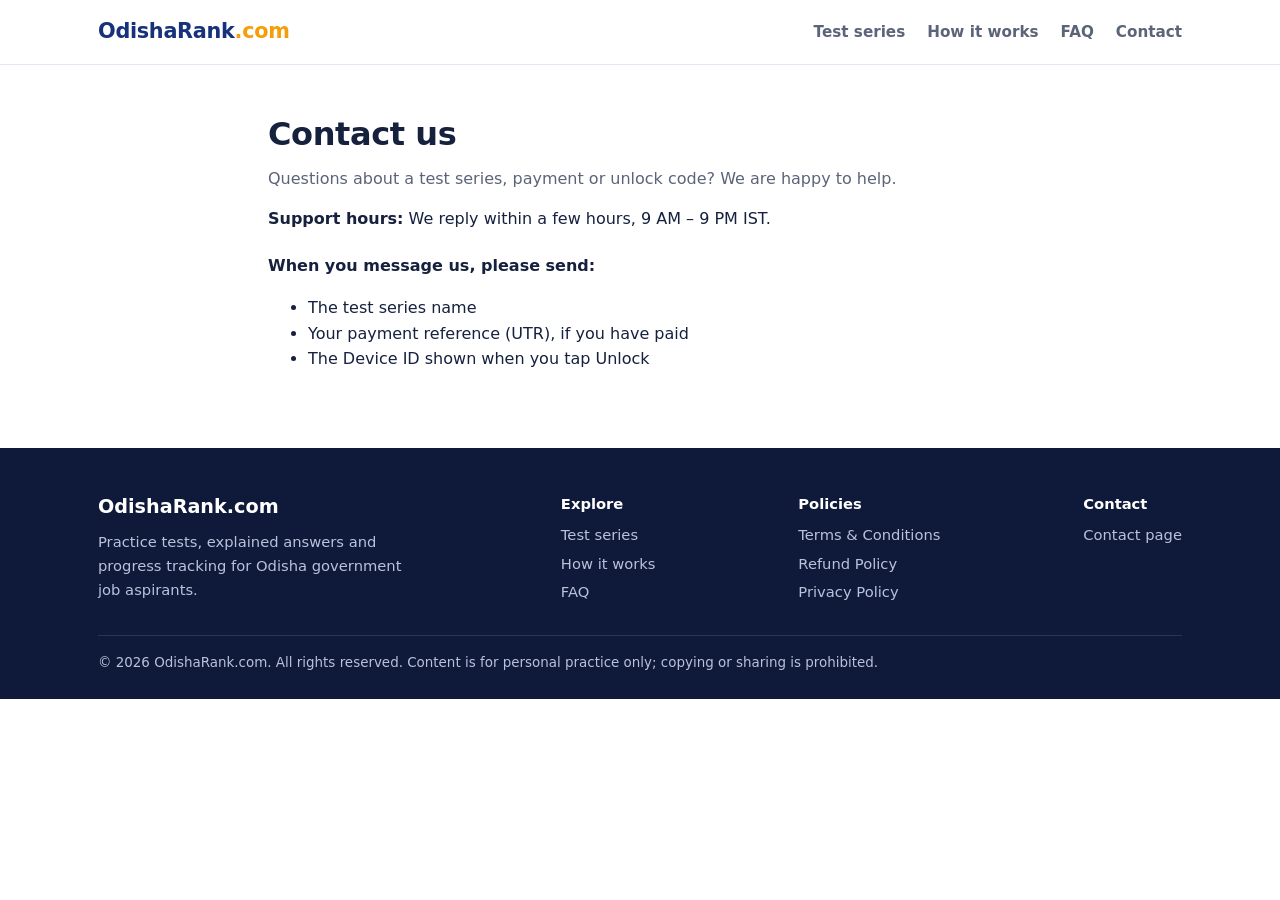
<file: mocks/contact.html>
<!DOCTYPE html><html lang="en"><head><meta charset="utf-8"><meta name="viewport" content="width=device-width,initial-scale=1"><title>Contact us – OdishaRank.com</title><meta name="description" content="Contact OdishaRank.com for help with your unlock code, payments and tests."><link rel="canonical" href="https://odisharank.com/contact.html"><meta property="og:title" content="Contact us – OdishaRank.com"><meta property="og:description" content="Contact OdishaRank.com for help with your unlock code, payments and tests."><meta property="og:type" content="website"><meta property="og:site_name" content="OdishaRank.com"><meta name="theme-color" content="#17327a"><link rel="stylesheet" href="assets/site.css"></head><body><header class="hd"><div class="wrap hdin"><a class="logo" href="index.html"><span>OdishaRank<em>.com</em></span></a><input type="checkbox" id="mn" class="mn"><label for="mn" class="burger">☰</label><nav class="nav"><a href="index.html#courses">Test series</a><a href="index.html#how">How it works</a><a href="index.html#faq">FAQ</a><a href="contact.html">Contact</a></nav></div></header><main class="doc"><h1>Contact us</h1><p style="color:var(--mut)">Questions about a test series, payment or unlock code? We are happy to help.</p><p><b>Support hours:</b> We reply within a few hours, 9 AM – 9 PM IST.</p><p style="margin-top:22px"><b>When you message us, please send:</b></p><ul><li>The test series name</li><li>Your payment reference (UTR), if you have paid</li><li>The Device ID shown when you tap Unlock</li></ul></main><footer class="ft"><div class="wrap"><div class="cols"><div style="max-width:320px"><b style="font-size:1.2rem">OdishaRank.com</b><p style="margin:0">Practice tests, explained answers and progress tracking for Odisha government job aspirants.</p></div><div><b>Explore</b><a href="index.html#courses">Test series</a><a href="index.html#how">How it works</a><a href="index.html#faq">FAQ</a></div><div><b>Policies</b><a href="terms.html">Terms &amp; Conditions</a><a href="refund.html">Refund Policy</a><a href="privacy.html">Privacy Policy</a></div><div><b>Contact</b><a href="contact.html">Contact page</a></div></div><div class="copy">© 2026 OdishaRank.com. All rights reserved. Content is for personal practice only; copying or sharing is prohibited.</div></div></footer></body></html>
</file>
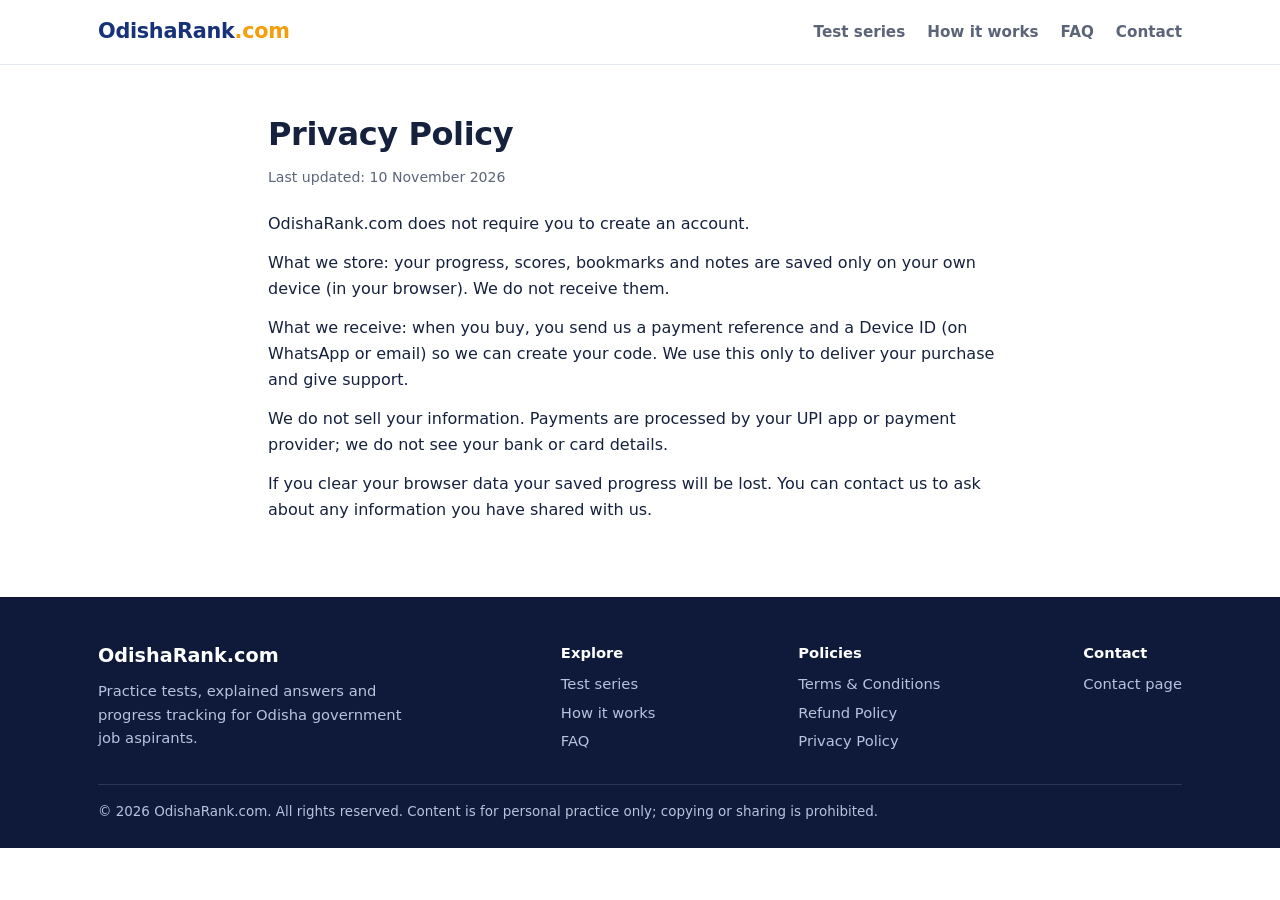
<file: mocks/privacy.html>
<!DOCTYPE html><html lang="en"><head><meta charset="utf-8"><meta name="viewport" content="width=device-width,initial-scale=1"><title>Privacy Policy – OdishaRank.com</title><meta name="description" content="Privacy Policy of OdishaRank.com"><link rel="canonical" href="https://odisharank.com/privacy.html"><meta property="og:title" content="Privacy Policy – OdishaRank.com"><meta property="og:description" content="Privacy Policy of OdishaRank.com"><meta property="og:type" content="website"><meta property="og:site_name" content="OdishaRank.com"><meta name="theme-color" content="#17327a"><link rel="stylesheet" href="assets/site.css"></head><body><header class="hd"><div class="wrap hdin"><a class="logo" href="index.html"><span>OdishaRank<em>.com</em></span></a><input type="checkbox" id="mn" class="mn"><label for="mn" class="burger">☰</label><nav class="nav"><a href="index.html#courses">Test series</a><a href="index.html#how">How it works</a><a href="index.html#faq">FAQ</a><a href="contact.html">Contact</a></nav></div></header><main class="doc"><h1>Privacy Policy</h1><div class="upd">Last updated: 10 November 2026</div><p>OdishaRank.com does not require you to create an account.</p><p>What we store: your progress, scores, bookmarks and notes are saved only on your own device (in your browser). We do not receive them.</p><p>What we receive: when you buy, you send us a payment reference and a Device ID (on WhatsApp or email) so we can create your code. We use this only to deliver your purchase and give support.</p><p>We do not sell your information. Payments are processed by your UPI app or payment provider; we do not see your bank or card details.</p><p>If you clear your browser data your saved progress will be lost. You can contact us to ask about any information you have shared with us.</p></main><footer class="ft"><div class="wrap"><div class="cols"><div style="max-width:320px"><b style="font-size:1.2rem">OdishaRank.com</b><p style="margin:0">Practice tests, explained answers and progress tracking for Odisha government job aspirants.</p></div><div><b>Explore</b><a href="index.html#courses">Test series</a><a href="index.html#how">How it works</a><a href="index.html#faq">FAQ</a></div><div><b>Policies</b><a href="terms.html">Terms &amp; Conditions</a><a href="refund.html">Refund Policy</a><a href="privacy.html">Privacy Policy</a></div><div><b>Contact</b><a href="contact.html">Contact page</a></div></div><div class="copy">© 2026 OdishaRank.com. All rights reserved. Content is for personal practice only; copying or sharing is prohibited.</div></div></footer></body></html>
</file>
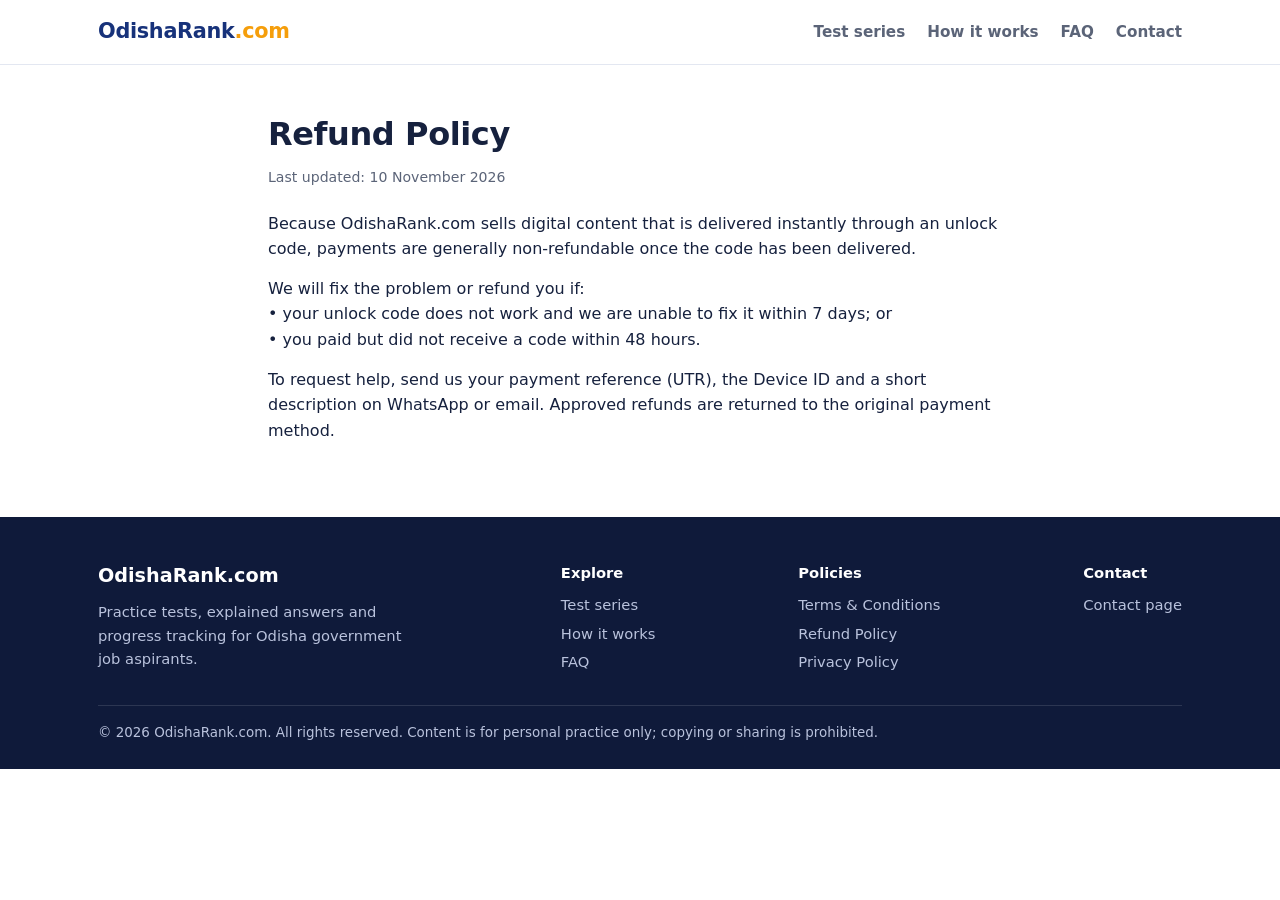
<file: mocks/refund.html>
<!DOCTYPE html><html lang="en"><head><meta charset="utf-8"><meta name="viewport" content="width=device-width,initial-scale=1"><title>Refund Policy – OdishaRank.com</title><meta name="description" content="Refund Policy of OdishaRank.com"><link rel="canonical" href="https://odisharank.com/refund.html"><meta property="og:title" content="Refund Policy – OdishaRank.com"><meta property="og:description" content="Refund Policy of OdishaRank.com"><meta property="og:type" content="website"><meta property="og:site_name" content="OdishaRank.com"><meta name="theme-color" content="#17327a"><link rel="stylesheet" href="assets/site.css"></head><body><header class="hd"><div class="wrap hdin"><a class="logo" href="index.html"><span>OdishaRank<em>.com</em></span></a><input type="checkbox" id="mn" class="mn"><label for="mn" class="burger">☰</label><nav class="nav"><a href="index.html#courses">Test series</a><a href="index.html#how">How it works</a><a href="index.html#faq">FAQ</a><a href="contact.html">Contact</a></nav></div></header><main class="doc"><h1>Refund Policy</h1><div class="upd">Last updated: 10 November 2026</div><p>Because OdishaRank.com sells digital content that is delivered instantly through an unlock code, payments are generally non-refundable once the code has been delivered.</p><p>We will fix the problem or refund you if:<br>• your unlock code does not work and we are unable to fix it within 7 days; or<br>• you paid but did not receive a code within 48 hours.</p><p>To request help, send us your payment reference (UTR), the Device ID and a short description on WhatsApp or email. Approved refunds are returned to the original payment method.</p></main><footer class="ft"><div class="wrap"><div class="cols"><div style="max-width:320px"><b style="font-size:1.2rem">OdishaRank.com</b><p style="margin:0">Practice tests, explained answers and progress tracking for Odisha government job aspirants.</p></div><div><b>Explore</b><a href="index.html#courses">Test series</a><a href="index.html#how">How it works</a><a href="index.html#faq">FAQ</a></div><div><b>Policies</b><a href="terms.html">Terms &amp; Conditions</a><a href="refund.html">Refund Policy</a><a href="privacy.html">Privacy Policy</a></div><div><b>Contact</b><a href="contact.html">Contact page</a></div></div><div class="copy">© 2026 OdishaRank.com. All rights reserved. Content is for personal practice only; copying or sharing is prohibited.</div></div></footer></body></html>
</file>
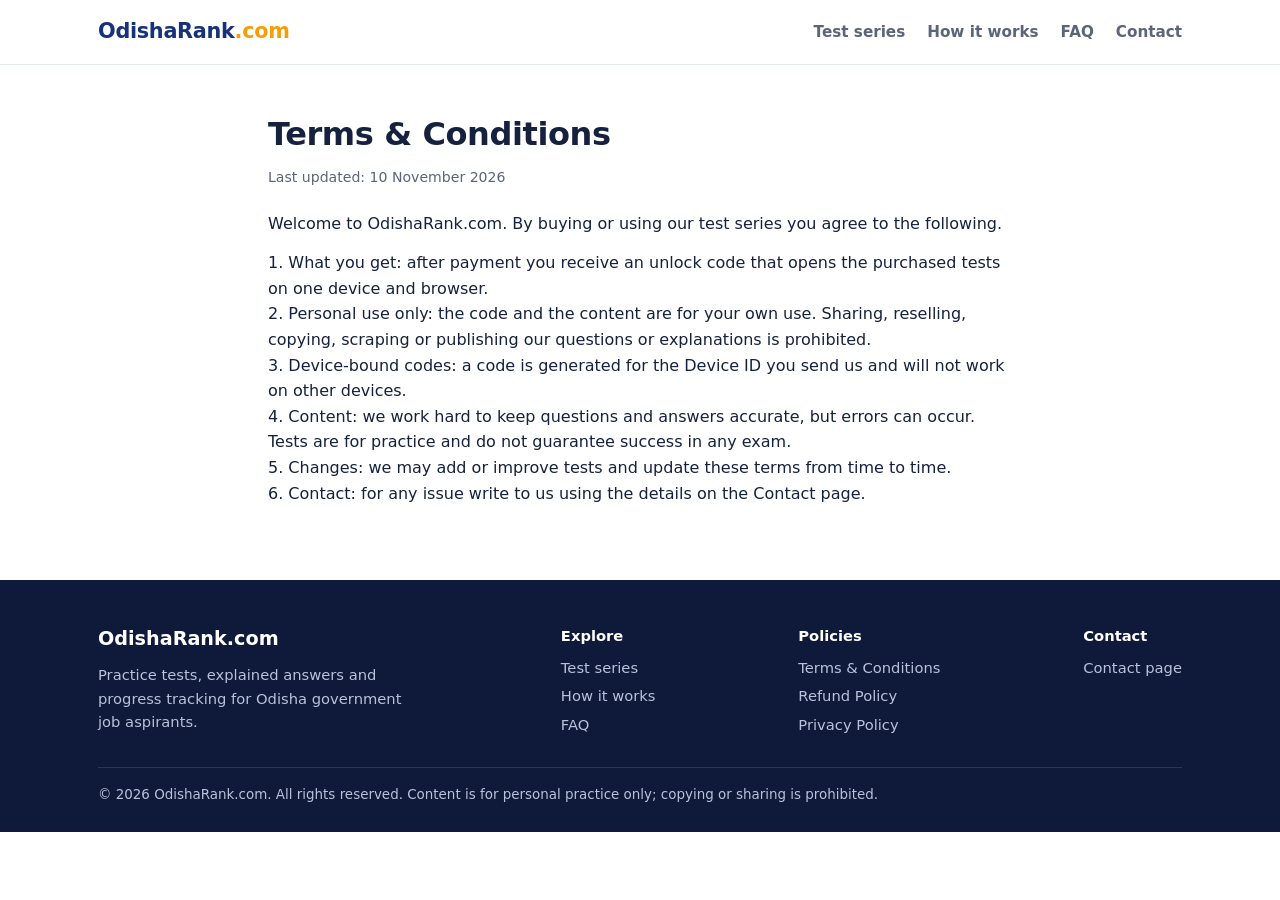
<file: mocks/terms.html>
<!DOCTYPE html><html lang="en"><head><meta charset="utf-8"><meta name="viewport" content="width=device-width,initial-scale=1"><title>Terms &amp; Conditions – OdishaRank.com</title><meta name="description" content="Terms &amp; Conditions of OdishaRank.com"><link rel="canonical" href="https://odisharank.com/terms.html"><meta property="og:title" content="Terms &amp; Conditions – OdishaRank.com"><meta property="og:description" content="Terms &amp; Conditions of OdishaRank.com"><meta property="og:type" content="website"><meta property="og:site_name" content="OdishaRank.com"><meta name="theme-color" content="#17327a"><link rel="stylesheet" href="assets/site.css"></head><body><header class="hd"><div class="wrap hdin"><a class="logo" href="index.html"><span>OdishaRank<em>.com</em></span></a><input type="checkbox" id="mn" class="mn"><label for="mn" class="burger">☰</label><nav class="nav"><a href="index.html#courses">Test series</a><a href="index.html#how">How it works</a><a href="index.html#faq">FAQ</a><a href="contact.html">Contact</a></nav></div></header><main class="doc"><h1>Terms &amp; Conditions</h1><div class="upd">Last updated: 10 November 2026</div><p>Welcome to OdishaRank.com. By buying or using our test series you agree to the following.</p><p>1. What you get: after payment you receive an unlock code that opens the purchased tests on one device and browser.<br>2. Personal use only: the code and the content are for your own use. Sharing, reselling, copying, scraping or publishing our questions or explanations is prohibited.<br>3. Device-bound codes: a code is generated for the Device ID you send us and will not work on other devices.<br>4. Content: we work hard to keep questions and answers accurate, but errors can occur. Tests are for practice and do not guarantee success in any exam.<br>5. Changes: we may add or improve tests and update these terms from time to time.<br>6. Contact: for any issue write to us using the details on the Contact page.</p></main><footer class="ft"><div class="wrap"><div class="cols"><div style="max-width:320px"><b style="font-size:1.2rem">OdishaRank.com</b><p style="margin:0">Practice tests, explained answers and progress tracking for Odisha government job aspirants.</p></div><div><b>Explore</b><a href="index.html#courses">Test series</a><a href="index.html#how">How it works</a><a href="index.html#faq">FAQ</a></div><div><b>Policies</b><a href="terms.html">Terms &amp; Conditions</a><a href="refund.html">Refund Policy</a><a href="privacy.html">Privacy Policy</a></div><div><b>Contact</b><a href="contact.html">Contact page</a></div></div><div class="copy">© 2026 OdishaRank.com. All rights reserved. Content is for personal practice only; copying or sharing is prohibited.</div></div></footer></body></html>
</file>
<file: mocks/assets/site.css>
:root{--p:#17327a;--a:#f59e0b;--ink:#16213e;--mut:#5b6478;--bg:#f5f7fc;--line:#e3e7f1}*{box-sizing:border-box}html{scroll-behavior:smooth}body{margin:0;font:16px/1.6 system-ui,-apple-system,"Segoe UI",Roboto,"Noto Sans Oriya","Nirmala UI",sans-serif;color:var(--ink);background:#fff}a{color:inherit}img{max-width:100%}.wrap{max-width:1120px;margin:0 auto;padding:0 18px}.btn{display:inline-block;border:0;border-radius:12px;padding:12px 20px;font:inherit;font-weight:700;text-decoration:none;cursor:pointer;background:var(--p);color:#fff;text-align:center}.btn.a{background:var(--a);color:#1c1300}.btn.o{background:transparent;border:2px solid rgba(255,255,255,.7);color:#fff}.btn.s{padding:8px 14px;font-size:.88rem}.btn:hover{filter:brightness(1.08)}.hd{position:sticky;top:0;z-index:20;background:rgba(255,255,255,.94);backdrop-filter:blur(8px);border-bottom:1px solid var(--line)}.hdin{display:flex;align-items:center;gap:20px;height:64px}.logo{display:flex;align-items:center;gap:8px;text-decoration:none;font-weight:800;font-size:1.3rem;letter-spacing:-.3px;color:var(--p)}.logo img{height:36px}.logo em{font-style:normal;color:var(--a)}.nav{display:flex;gap:22px;margin-left:auto;align-items:center}.nav a{text-decoration:none;font-weight:600;font-size:.95rem;color:var(--mut)}.nav a:hover{color:var(--p)}.mn,.burger{display:none}@media(max-width:760px){.burger{display:block;margin-left:auto;font-size:1.6rem;cursor:pointer;line-height:1}.nav{display:none;position:absolute;top:64px;left:0;right:0;background:#fff;flex-direction:column;align-items:stretch;padding:12px 18px 18px;border-bottom:1px solid var(--line);gap:14px}.mn:checked~.nav{display:flex}.hdin{position:relative}}.hero{position:relative;overflow:hidden;color:#fff;background:linear-gradient(135deg,var(--p),#0e1f4f 70%)}.hero:before{content:"";position:absolute;width:520px;height:520px;border-radius:50%;right:-120px;top:-180px;background:radial-gradient(circle,rgba(245,158,11,.35),transparent 65%)}.hero .wrap{position:relative;display:grid;grid-template-columns:1.15fr .85fr;gap:36px;align-items:center;padding:64px 18px 70px}.hero h1{font-size:clamp(2rem,5vw,3.2rem);line-height:1.12;margin:0 0 14px;letter-spacing:-.8px}.hero p{font-size:1.1rem;opacity:.92;margin:0 0 24px;max-width:560px}.chips{display:flex;gap:8px;flex-wrap:wrap;margin-top:22px}.chips span{background:rgba(255,255,255,.14);border-radius:99px;padding:5px 14px;font-size:.85rem;font-weight:600}.mock{background:#fff;color:var(--ink);border-radius:22px;padding:22px;box-shadow:0 24px 60px rgba(0,0,0,.35);transform:rotate(2deg);max-width:360px;margin-left:auto}.mock .ring{width:130px;height:130px;border-radius:50%;margin:6px auto 14px;background:conic-gradient(var(--a) 0 86%,#e8ebf5 0);display:grid;place-items:center}.mock .ring i{font-style:normal;width:96px;height:96px;border-radius:50%;background:#fff;display:grid;place-items:center;font-weight:800;font-size:1.7rem}.mock .row{display:flex;gap:8px;margin:8px 0}.mock .row span{flex:1;background:#f1f4fb;border-radius:10px;padding:8px;text-align:center;font-size:.78rem;color:var(--mut)}.mock .row b{display:block;font-size:1.1rem;color:var(--ink)}.mock .bars{display:flex;align-items:flex-end;gap:4px;height:46px;margin-top:10px}.mock .bars i{flex:1;background:#2f9e63;border-radius:3px 3px 0 0}.mock .bars i.x{background:#dc4b4b}.mock h4{margin:0;text-align:center;font-size:.95rem}@media(max-width:860px){.hero .wrap{grid-template-columns:1fr;padding:44px 18px 50px}.mock{margin:0 auto;transform:none}}.stats{background:#fff;border-bottom:1px solid var(--line)}.stats .wrap{display:grid;grid-template-columns:repeat(4,1fr);gap:10px;padding:22px 18px;text-align:center}.stats b{display:block;font-size:1.7rem;color:var(--p)}.stats span{font-size:.85rem;color:var(--mut)}@media(max-width:640px){.stats .wrap{grid-template-columns:repeat(2,1fr)}}section.s{padding:56px 0}section.s.g{background:var(--bg)}.s h2{font-size:clamp(1.5rem,3.4vw,2.1rem);margin:0 0 6px;letter-spacing:-.4px}.s .sub{color:var(--mut);margin:0 0 26px}.cats{display:flex;gap:8px;flex-wrap:wrap;margin:0 0 22px}.cats button{border:1px solid var(--line);background:#fff;border-radius:99px;padding:7px 16px;font:inherit;font-weight:600;font-size:.9rem;cursor:pointer;color:var(--mut)}.cats button.on{background:var(--p);color:#fff;border-color:var(--p)}.grid{display:grid;grid-template-columns:repeat(auto-fill,minmax(300px,1fr));gap:20px}.bk{background:#fff;border:1px solid var(--line);border-radius:18px;overflow:hidden;display:flex;flex-direction:column;box-shadow:0 4px 18px rgba(20,33,61,.06);transition:transform .15s,box-shadow .15s}.bk:hover{transform:translateY(-3px);box-shadow:0 12px 30px rgba(20,33,61,.14)}.bkh{position:relative;padding:20px 20px 22px;color:#fff;min-height:130px;overflow:hidden}.bkh:after{content:"";position:absolute;right:-40px;top:-40px;width:130px;height:130px;border-radius:50%;background:rgba(255,255,255,.14)}.bkh h3{margin:10px 0 0;font-size:1.2rem;line-height:1.3;position:relative;z-index:1}.tag{display:inline-block;background:rgba(255,255,255,.22);border-radius:99px;padding:2px 11px;font-size:.74rem;font-weight:800;letter-spacing:.6px;text-transform:uppercase;position:relative;z-index:1}.rib{position:absolute;top:16px;right:-34px;transform:rotate(38deg);background:#ef4444;color:#fff;font-size:.7rem;font-weight:800;padding:3px 40px;letter-spacing:.8px;z-index:2}.bkb{padding:16px 20px 20px;display:flex;flex-direction:column;flex:1}.bkb p{margin:0 0 12px;color:var(--mut);font-size:.93rem;flex:1}.meta{list-style:none;padding:0;margin:0 0 14px;display:flex;gap:6px 14px;flex-wrap:wrap;font-size:.84rem;color:var(--mut)}.bkf{display:flex;align-items:center;justify-content:space-between;gap:10px}.pr s{color:#9aa1b4;font-size:.9rem;margin-right:6px}.pr b{font-size:1.5rem;color:var(--p)}.steps{display:grid;grid-template-columns:repeat(4,1fr);gap:16px;counter-reset:st}.step{background:#fff;border:1px solid var(--line);border-radius:16px;padding:20px;position:relative}.step:before{counter-increment:st;content:counter(st);position:absolute;top:-14px;left:18px;width:30px;height:30px;border-radius:50%;background:var(--a);color:#1c1300;font-weight:800;display:grid;place-items:center}.step b{display:block;margin:6px 0 4px}.step span{color:var(--mut);font-size:.9rem}@media(max-width:860px){.steps{grid-template-columns:repeat(2,1fr)}}@media(max-width:520px){.steps{grid-template-columns:1fr}}.why{display:grid;grid-template-columns:repeat(auto-fill,minmax(280px,1fr));gap:18px}.wy{background:#fff;border:1px solid var(--line);border-radius:16px;padding:20px}.wy i{font-style:normal;font-size:1.7rem;display:block;margin-bottom:8px}.wy b{display:block;margin-bottom:4px}.wy span{color:var(--mut);font-size:.92rem}.tm{display:grid;grid-template-columns:repeat(auto-fill,minmax(280px,1fr));gap:18px}.tm blockquote{margin:0;background:#fff;border:1px solid var(--line);border-radius:16px;padding:20px;font-size:.95rem}.tm cite{display:block;margin-top:10px;font-style:normal;font-weight:700;color:var(--p)}details.fq{background:#fff;border:1px solid var(--line);border-radius:14px;padding:14px 18px;margin-bottom:10px}details.fq summary{cursor:pointer;font-weight:700}details.fq p{margin:10px 0 0;color:var(--mut)}.cta{background:linear-gradient(135deg,var(--p),#0e1f4f);color:#fff;text-align:center;padding:54px 18px}.cta h2{margin:0 0 8px;font-size:clamp(1.5rem,3.4vw,2.1rem)}.cta p{margin:0 0 22px;opacity:.9}footer.ft{background:#0f1a3a;color:#b9c2dc;padding:44px 0 26px;font-size:.92rem}footer.ft .cols{display:flex;gap:36px;flex-wrap:wrap;justify-content:space-between}footer.ft b{color:#fff;display:block;margin-bottom:8px}footer.ft a{display:block;text-decoration:none;margin:5px 0}footer.ft a:hover{color:#fff}.copy{border-top:1px solid rgba(255,255,255,.12);margin-top:26px;padding-top:16px;font-size:.84rem}.doc{max-width:780px;margin:0 auto;padding:44px 18px 60px}.doc h1{margin:0 0 6px;font-size:2rem;letter-spacing:-.4px}.doc .upd{color:var(--mut);font-size:.88rem;margin-bottom:22px}.doc p{margin:0 0 14px}.wafab{position:fixed;right:16px;bottom:16px;z-index:30;width:56px;height:56px;border-radius:50%;background:#25d366;color:#fff;display:grid;place-items:center;font-size:1.8rem;text-decoration:none;box-shadow:0 8px 22px rgba(0,0,0,.3)}
</file>
